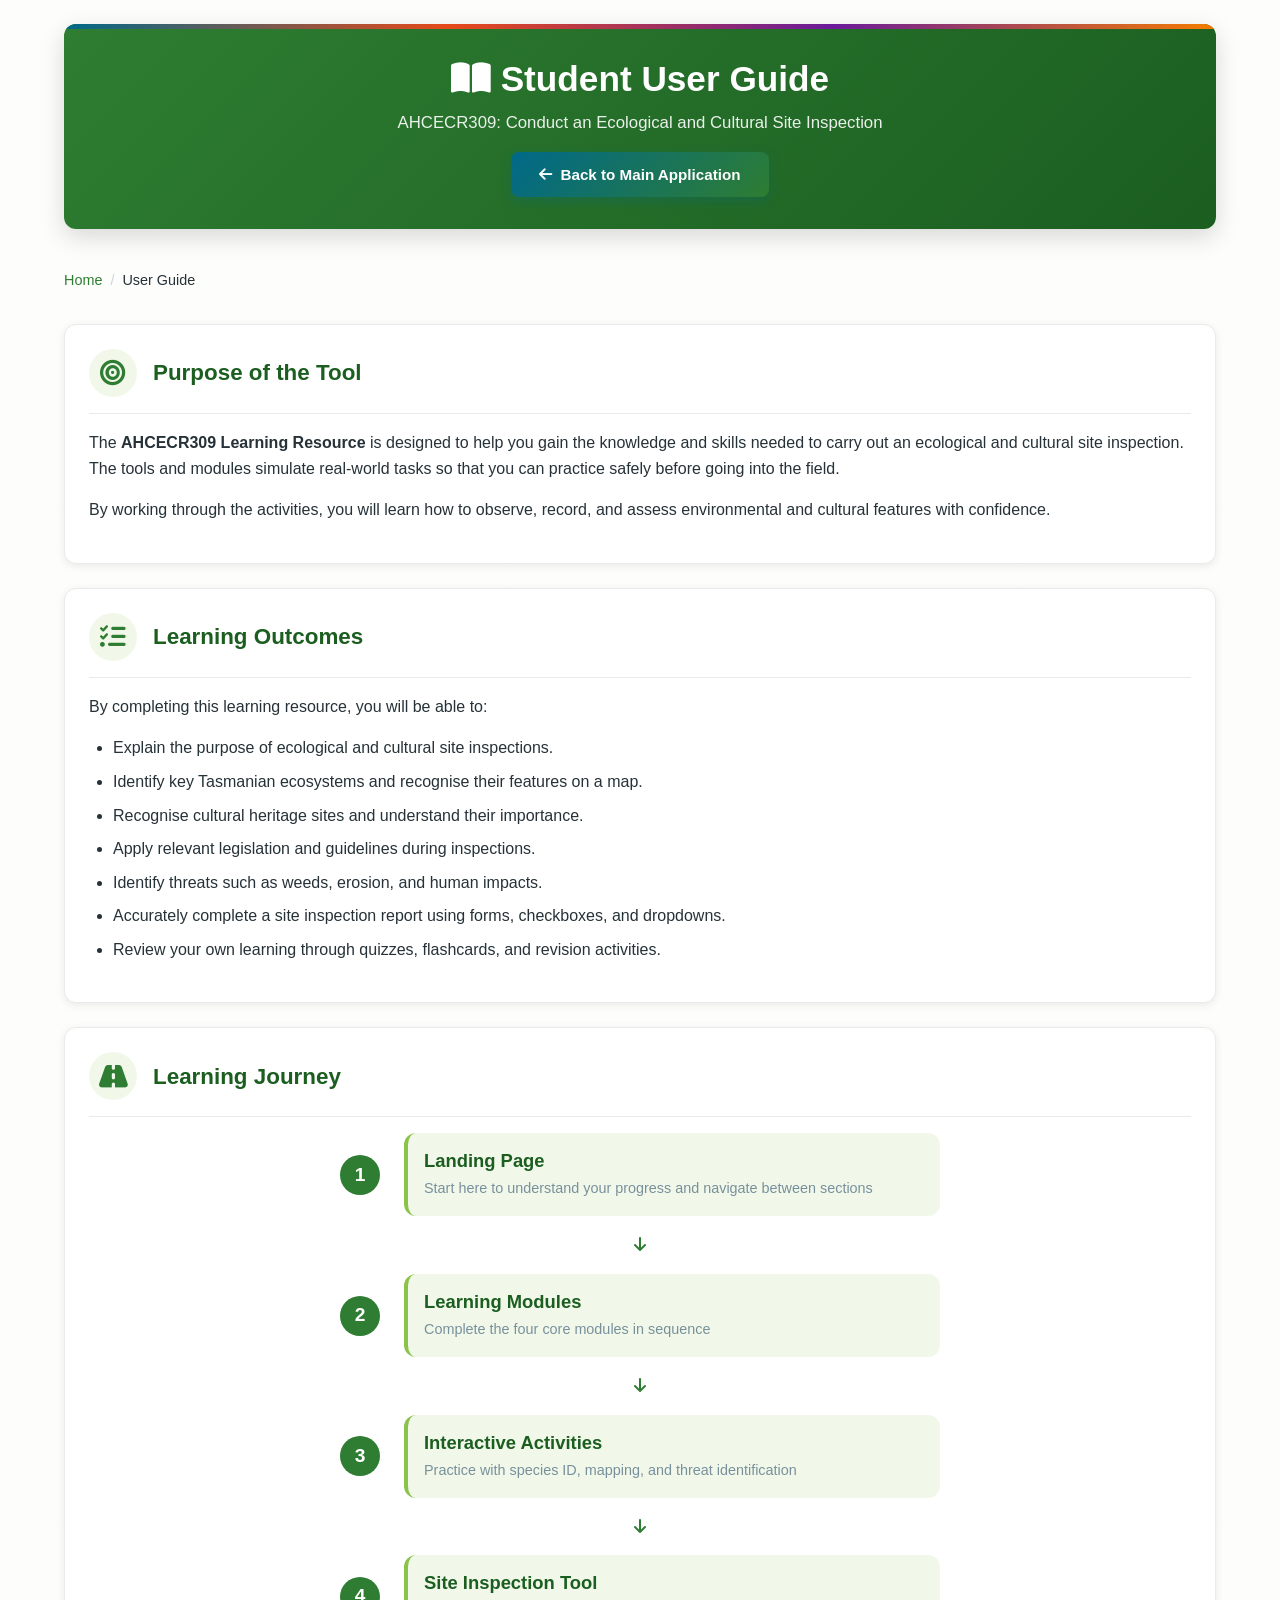
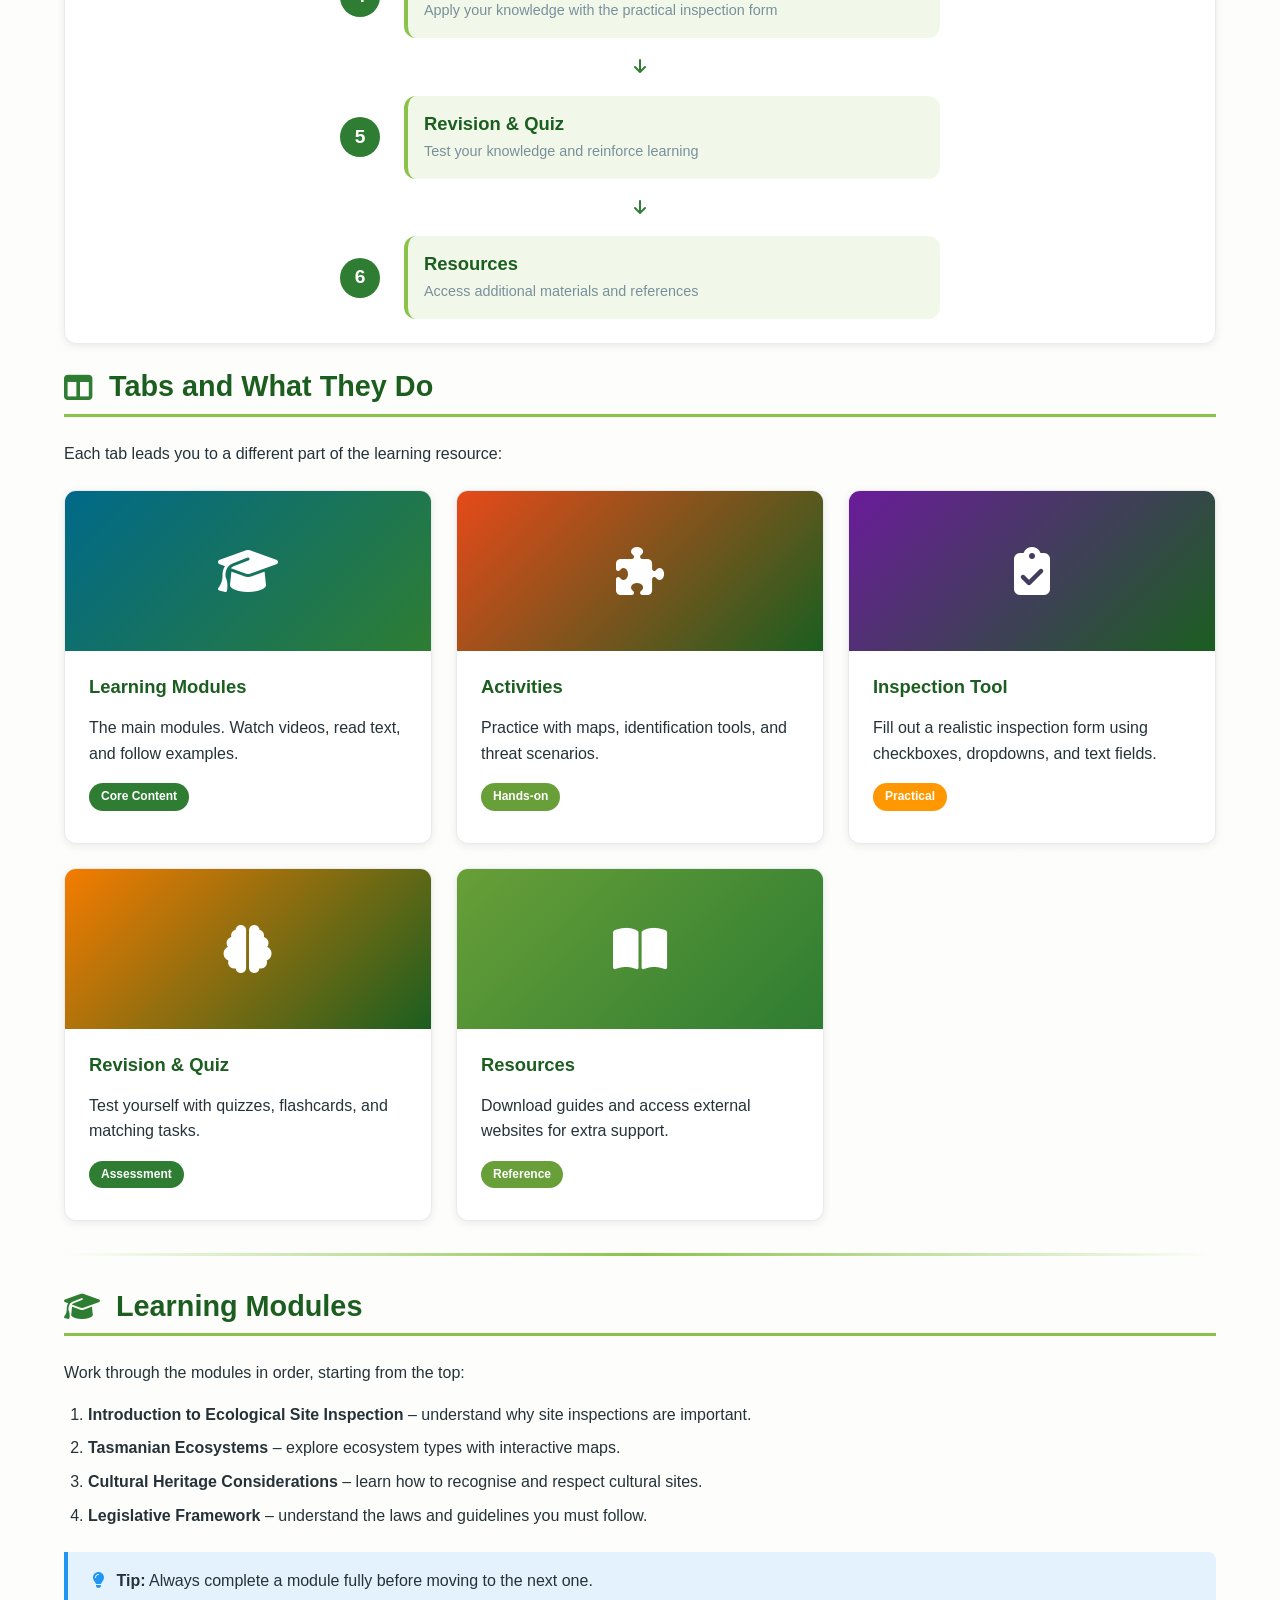
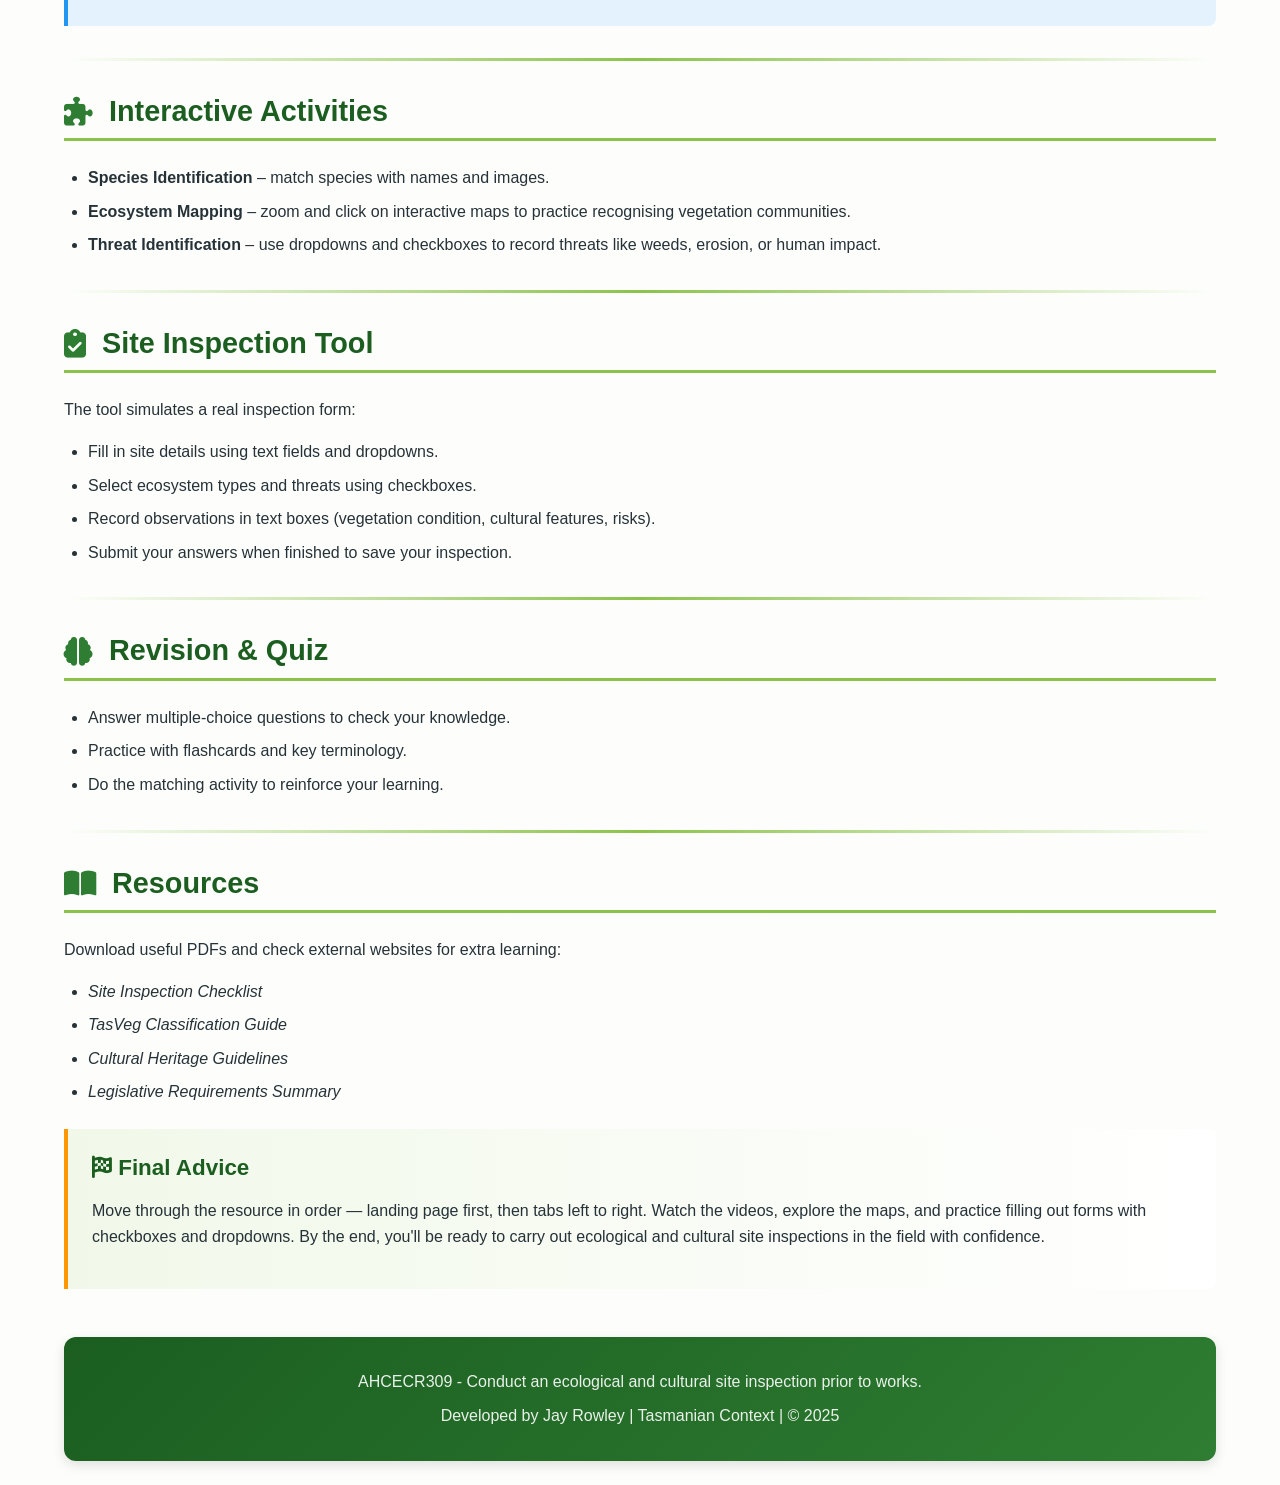
<file: UserGuide.html>
<!DOCTYPE html>
<html lang="en">
<head>
    <meta charset="UTF-8">
    <meta name="viewport" content="width=device-width, initial-scale=1.0">
    <title>User Guide – AHCECR309 Learning Resource</title>
    <link rel="stylesheet" href="https://cdnjs.cloudflare.com/ajax/libs/font-awesome/6.4.0/css/all.min.css">
    <link rel="stylesheet" href="css/style.css">
</head>
<body>
    <div class="container">
        <!-- Header -->
<header>
    <h1><i class="fas fa-book-open" aria-hidden="true"></i> Student User Guide</h1>
    <p>AHCECR309: Conduct an Ecological and Cultural Site Inspection</p>
    <div style="margin-top: 15px;">
        <a href="index.html" class="btn" style="background: linear-gradient(135deg, var(--module1-color), var(--primary)); padding: 12px 28px; font-weight: 600; box-shadow: 0 4px 12px rgba(0, 105, 137, 0.3);">
            <i class="fas fa-arrow-left" aria-hidden="true"></i> Back to Main Application
        </a>
    </div>
</header>

<!-- Breadcrumb -->
<nav class="breadcrumb" aria-label="Breadcrumb">
    <a href="index.html">Home</a>
    <span class="separator">/</span>
    <span class="current">User Guide</span>
</nav>
        <!-- Purpose -->
        <div class="card">
            <div class="card-header">
                <i class="fas fa-bullseye" aria-hidden="true"></i>
                <h3>Purpose of the Tool</h3>
            </div>
            <p>The <strong>AHCECR309 Learning Resource</strong> is designed to help you gain the knowledge and skills needed to carry out an ecological and cultural site inspection. The tools and modules simulate real-world tasks so that you can practice safely before going into the field.</p>
            <p>By working through the activities, you will learn how to observe, record, and assess environmental and cultural features with confidence.</p>
        </div>

        <!-- Learning Outcomes -->
        <div class="card">
            <div class="card-header">
                <i class="fas fa-tasks" aria-hidden="true"></i>
                <h3>Learning Outcomes</h3>
            </div>
            <p>By completing this learning resource, you will be able to:</p>
            <ul>
                <li>Explain the purpose of ecological and cultural site inspections.</li>
                <li>Identify key Tasmanian ecosystems and recognise their features on a map.</li>
                <li>Recognise cultural heritage sites and understand their importance.</li>
                <li>Apply relevant legislation and guidelines during inspections.</li>
                <li>Identify threats such as weeds, erosion, and human impacts.</li>
                <li>Accurately complete a site inspection report using forms, checkboxes, and dropdowns.</li>
                <li>Review your own learning through quizzes, flashcards, and revision activities.</li>
            </ul>
        </div>

        <!-- Learning Journey -->
        <div class="card">
            <div class="card-header">
                <i class="fas fa-road" aria-hidden="true"></i>
                <h3>Learning Journey</h3>
            </div>

            <div class="learning-flow" style="display: flex; flex-direction: column; align-items: center; gap: var(--spacing-md);">
                <div class="flow-step" style="display: flex; align-items: center; gap: var(--spacing-lg); width: 100%; max-width: 600px;">
                    <div style="background: var(--primary); color: white; width: 40px; height: 40px; border-radius: 50%; display: flex; align-items: center; justify-content: center; font-weight: bold; font-size: 1.2rem; flex-shrink: 0;">1</div>
                    <div style="background: var(--light); padding: var(--spacing-md); border-radius: var(--radius); border-left: 4px solid var(--accent); flex: 1;">
                        <h4 style="margin: 0 0 4px 0;">Landing Page</h4>
                        <p style="margin: 0; color: var(--text-light); font-size: 0.9rem;">Start here to understand your progress and navigate between sections</p>
                    </div>
                </div>

                <div style="color: var(--primary);"><i class="fas fa-arrow-down" aria-hidden="true"></i></div>

                <div class="flow-step" style="display: flex; align-items: center; gap: var(--spacing-lg); width: 100%; max-width: 600px;">
                    <div style="background: var(--primary); color: white; width: 40px; height: 40px; border-radius: 50%; display: flex; align-items: center; justify-content: center; font-weight: bold; font-size: 1.2rem; flex-shrink: 0;">2</div>
                    <div style="background: var(--light); padding: var(--spacing-md); border-radius: var(--radius); border-left: 4px solid var(--accent); flex: 1;">
                        <h4 style="margin: 0 0 4px 0;">Learning Modules</h4>
                        <p style="margin: 0; color: var(--text-light); font-size: 0.9rem;">Complete the four core modules in sequence</p>
                    </div>
                </div>

                <div style="color: var(--primary);"><i class="fas fa-arrow-down" aria-hidden="true"></i></div>

                <div class="flow-step" style="display: flex; align-items: center; gap: var(--spacing-lg); width: 100%; max-width: 600px;">
                    <div style="background: var(--primary); color: white; width: 40px; height: 40px; border-radius: 50%; display: flex; align-items: center; justify-content: center; font-weight: bold; font-size: 1.2rem; flex-shrink: 0;">3</div>
                    <div style="background: var(--light); padding: var(--spacing-md); border-radius: var(--radius); border-left: 4px solid var(--accent); flex: 1;">
                        <h4 style="margin: 0 0 4px 0;">Interactive Activities</h4>
                        <p style="margin: 0; color: var(--text-light); font-size: 0.9rem;">Practice with species ID, mapping, and threat identification</p>
                    </div>
                </div>

                <div style="color: var(--primary);"><i class="fas fa-arrow-down" aria-hidden="true"></i></div>

                <div class="flow-step" style="display: flex; align-items: center; gap: var(--spacing-lg); width: 100%; max-width: 600px;">
                    <div style="background: var(--primary); color: white; width: 40px; height: 40px; border-radius: 50%; display: flex; align-items: center; justify-content: center; font-weight: bold; font-size: 1.2rem; flex-shrink: 0;">4</div>
                    <div style="background: var(--light); padding: var(--spacing-md); border-radius: var(--radius); border-left: 4px solid var(--accent); flex: 1;">
                        <h4 style="margin: 0 0 4px 0;">Site Inspection Tool</h4>
                        <p style="margin: 0; color: var(--text-light); font-size: 0.9rem;">Apply your knowledge with the practical inspection form</p>
                    </div>
                </div>

                <div style="color: var(--primary);"><i class="fas fa-arrow-down" aria-hidden="true"></i></div>

                <div class="flow-step" style="display: flex; align-items: center; gap: var(--spacing-lg); width: 100%; max-width: 600px;">
                    <div style="background: var(--primary); color: white; width: 40px; height: 40px; border-radius: 50%; display: flex; align-items: center; justify-content: center; font-weight: bold; font-size: 1.2rem; flex-shrink: 0;">5</div>
                    <div style="background: var(--light); padding: var(--spacing-md); border-radius: var(--radius); border-left: 4px solid var(--accent); flex: 1;">
                        <h4 style="margin: 0 0 4px 0;">Revision & Quiz</h4>
                        <p style="margin: 0; color: var(--text-light); font-size: 0.9rem;">Test your knowledge and reinforce learning</p>
                    </div>
                </div>

                <div style="color: var(--primary);"><i class="fas fa-arrow-down" aria-hidden="true"></i></div>

                <div class="flow-step" style="display: flex; align-items: center; gap: var(--spacing-lg); width: 100%; max-width: 600px;">
                    <div style="background: var(--primary); color: white; width: 40px; height: 40px; border-radius: 50%; display: flex; align-items: center; justify-content: center; font-weight: bold; font-size: 1.2rem; flex-shrink: 0;">6</div>
                    <div style="background: var(--light); padding: var(--spacing-md); border-radius: var(--radius); border-left: 4px solid var(--accent); flex: 1;">
                        <h4 style="margin: 0 0 4px 0;">Resources</h4>
                        <p style="margin: 0; color: var(--text-light); font-size: 0.9rem;">Access additional materials and references</p>
                    </div>
                </div>
            </div>
        </div>

        <!-- Tab Guide -->
        <h2><i class="fas fa-columns" aria-hidden="true"></i> Tabs and What They Do</h2>
        <p>Each tab leads you to a different part of the learning resource:</p>

        <div class="module-grid">
            <div class="module-card">
                <div class="module-img" style="background: linear-gradient(135deg, var(--module1-color), var(--primary));">
                    <i class="fas fa-graduation-cap" style="font-size: 3rem; color: white;"></i>
                </div>
                <div class="module-content">
                    <h4>Learning Modules</h4>
                    <p>The main modules. Watch videos, read text, and follow examples.</p>
                    <span class="badge badge-primary">Core Content</span>
                </div>
            </div>

            <div class="module-card">
                <div class="module-img" style="background: linear-gradient(135deg, var(--module2-color), var(--primary-dark));">
                    <i class="fas fa-puzzle-piece" style="font-size: 3rem; color: white;"></i>
                </div>
                <div class="module-content">
                    <h4>Activities</h4>
                    <p>Practice with maps, identification tools, and threat scenarios.</p>
                    <span class="badge badge-secondary">Hands-on</span>
                </div>
            </div>

            <div class="module-card">
                <div class="module-img" style="background: linear-gradient(135deg, var(--module3-color), var(--primary-dark));">
                    <i class="fas fa-clipboard-check" style="font-size: 3rem; color: white;"></i>
                </div>
                <div class="module-content">
                    <h4>Inspection Tool</h4>
                    <p>Fill out a realistic inspection form using checkboxes, dropdowns, and text fields.</p>
                    <span class="badge badge-warning">Practical</span>
                </div>
            </div>

            <div class="module-card">
                <div class="module-img" style="background: linear-gradient(135deg, var(--module4-color), var(--primary-dark));">
                    <i class="fas fa-brain" style="font-size: 3rem; color: white;"></i>
                </div>
                <div class="module-content">
                    <h4>Revision & Quiz</h4>
                    <p>Test yourself with quizzes, flashcards, and matching tasks.</p>
                    <span class="badge badge-primary">Assessment</span>
                </div>
            </div>

            <div class="module-card">
                <div class="module-img" style="background: linear-gradient(135deg, var(--secondary), var(--primary));">
                    <i class="fas fa-book-open" style="font-size: 3rem; color: white;"></i>
                </div>
                <div class="module-content">
                    <h4>Resources</h4>
                    <p>Download guides and access external websites for extra support.</p>
                    <span class="badge badge-secondary">Reference</span>
                </div>
            </div>
        </div>

        <hr class="visual-divider" aria-hidden="true">

        <!-- Module Details -->
        <h2><i class="fas fa-graduation-cap" aria-hidden="true"></i> Learning Modules</h2>
        <p>Work through the modules in order, starting from the top:</p>
        <ol>
            <li><strong>Introduction to Ecological Site Inspection</strong> – understand why site inspections are important.</li>
            <li><strong>Tasmanian Ecosystems</strong> – explore ecosystem types with interactive maps.</li>
            <li><strong>Cultural Heritage Considerations</strong> – learn how to recognise and respect cultural sites.</li>
            <li><strong>Legislative Framework</strong> – understand the laws and guidelines you must follow.</li>
        </ol>

        <div class="tip-box" role="complementary" aria-label="Learning tip">
            <p><i class="fas fa-lightbulb" aria-hidden="true"></i> <strong>Tip:</strong> Always complete a module fully before moving to the next one.</p>
        </div>

        <hr class="visual-divider" aria-hidden="true">

        <!-- Interactive Activities -->
        <h2><i class="fas fa-puzzle-piece" aria-hidden="true"></i> Interactive Activities</h2>
        <ul>
            <li><strong>Species Identification</strong> – match species with names and images.</li>
            <li><strong>Ecosystem Mapping</strong> – zoom and click on interactive maps to practice recognising vegetation communities.</li>
            <li><strong>Threat Identification</strong> – use dropdowns and checkboxes to record threats like weeds, erosion, or human impact.</li>
        </ul>

        <hr class="visual-divider" aria-hidden="true">

        <!-- Inspection Tool -->
        <h2><i class="fas fa-clipboard-check" aria-hidden="true"></i> Site Inspection Tool</h2>
        <p>The tool simulates a real inspection form:</p>
        <ul>
            <li>Fill in site details using text fields and dropdowns.</li>
            <li>Select ecosystem types and threats using checkboxes.</li>
            <li>Record observations in text boxes (vegetation condition, cultural features, risks).</li>
            <li>Submit your answers when finished to save your inspection.</li>
        </ul>

        <hr class="visual-divider" aria-hidden="true">

        <!-- Revision -->
        <h2><i class="fas fa-brain" aria-hidden="true"></i> Revision & Quiz</h2>
        <ul>
            <li>Answer multiple-choice questions to check your knowledge.</li>
            <li>Practice with flashcards and key terminology.</li>
            <li>Do the matching activity to reinforce your learning.</li>
        </ul>

        <hr class="visual-divider" aria-hidden="true">

        <!-- Resources -->
        <h2><i class="fas fa-book-open" aria-hidden="true"></i> Resources</h2>
        <p>Download useful PDFs and check external websites for extra learning:</p>
        <ul>
            <li><em>Site Inspection Checklist</em></li>
            <li><em>TasVeg Classification Guide</em></li>
            <li><em>Cultural Heritage Guidelines</em></li>
            <li><em>Legislative Requirements Summary</em></li>
        </ul>

        <div class="highlight-box" role="complementary" aria-label="Final advice">
            <h3><i class="fas fa-flag-checkered" aria-hidden="true"></i> Final Advice</h3>
            <p>Move through the resource in order — landing page first, then tabs left to right. Watch the videos, explore the maps, and practice filling out forms with checkboxes and dropdowns. By the end, you'll be ready to carry out ecological and cultural site inspections in the field with confidence.</p>
        </div>

        <!-- Footer -->
        <footer role="contentinfo">
            <p>AHCECR309 - Conduct an ecological and cultural site inspection prior to works.</p>
            <p>Developed by Jay Rowley | Tasmanian Context | © 2025</p>
        </footer>
    </div>

    <script src="js/app.js"></script>
</body>
</html>
</file>
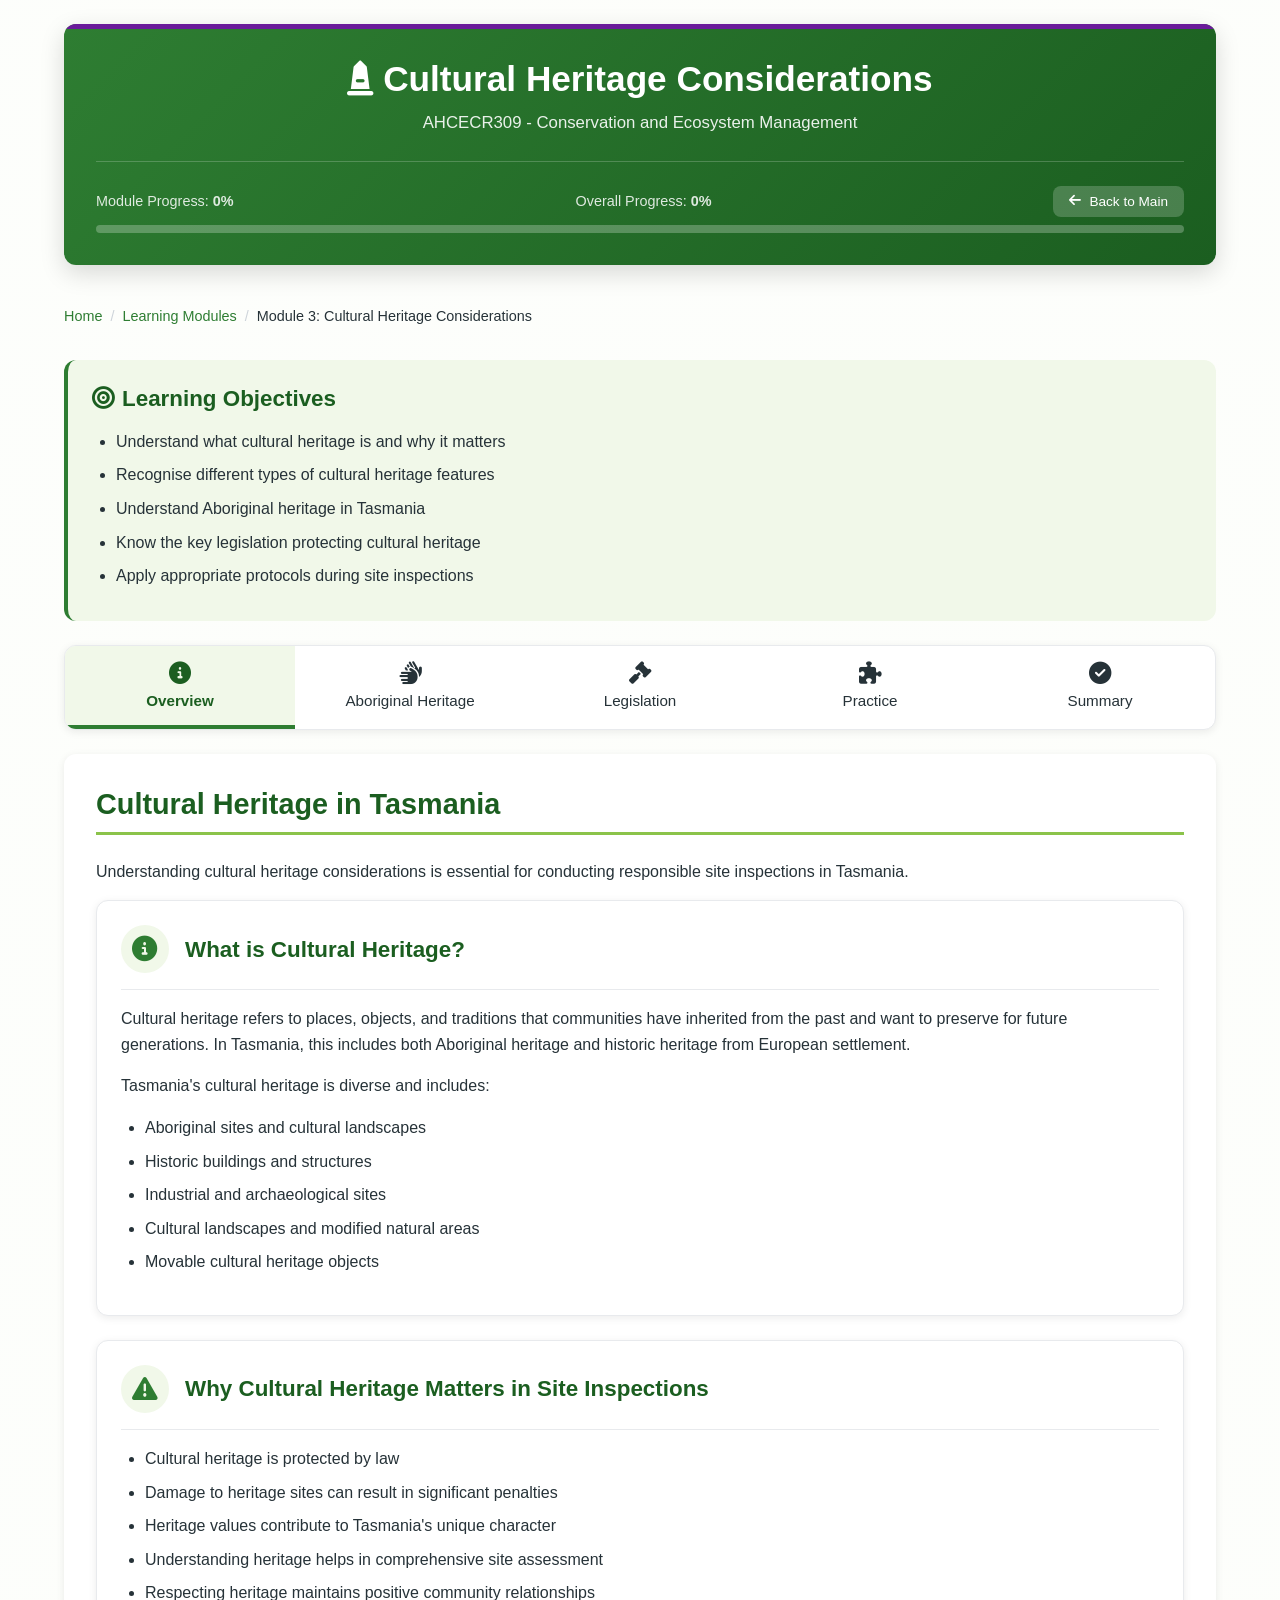
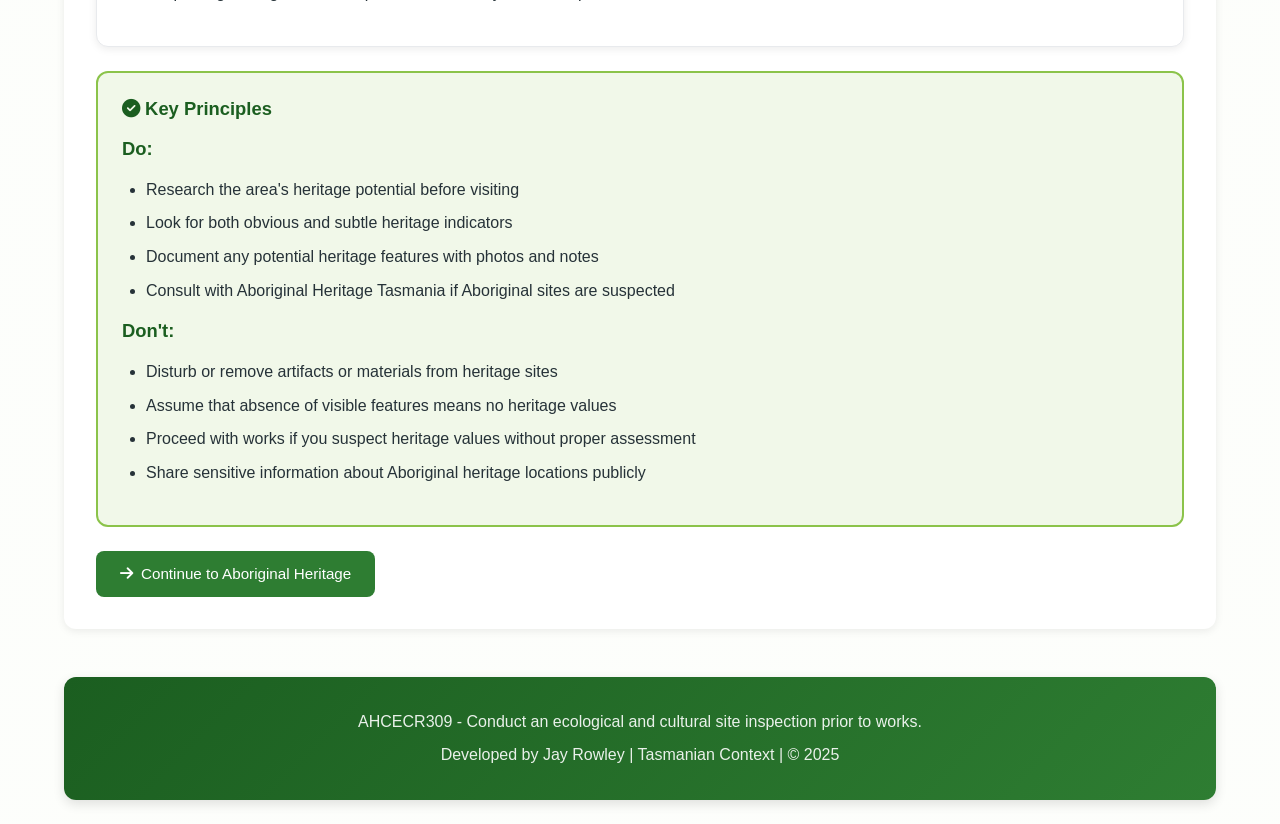
<file: modules/module3.html>
<!DOCTYPE html>
<html lang="en">
<head>
    <meta charset="UTF-8">
    <meta name="viewport" content="width=device-width, initial-scale=1.0">
    <title>Module 3 - Cultural Heritage Considerations</title>
    <link rel="stylesheet" href="https://cdnjs.cloudflare.com/ajax/libs/font-awesome/6.4.0/css/all.min.css">
    <link rel="stylesheet" href="../css/style.css">
</head>
<body data-module="module3">
    <div class="container">
        <!-- Header -->
        <header class="module3">
            <h1><i class="fas fa-monument" aria-hidden="true"></i> Cultural Heritage Considerations</h1>
            <p>AHCECR309 - Conservation and Ecosystem Management</p>

            <div class="header-progress">
                <div class="progress-info">
                    <span>Module Progress: <strong id="module-progress-text">0%</strong></span>
                    <span>Overall Progress: <strong id="overall-progress-text">0%</strong></span>
                    <a href="../index.html" class="btn btn-sm" style="background: rgba(255,255,255,0.2); padding: 6px 16px;">
                        <i class="fas fa-arrow-left" aria-hidden="true"></i> Back to Main
                    </a>
                </div>
                <div class="progress-bar" role="progressbar" aria-valuenow="0" aria-valuemin="0" aria-valuemax="100">
                    <div class="progress" id="module-progress-bar" style="width: 0%"></div>
                </div>
            </div>
        </header>

        <!-- Breadcrumb -->
        <nav class="breadcrumb" aria-label="Breadcrumb">
            <a href="../index.html">Home</a>
            <span class="separator">/</span>
            <a href="../index.html#learning">Learning Modules</a>
            <span class="separator">/</span>
            <span class="current">Module 3: Cultural Heritage Considerations</span>
        </nav>

        <!-- Module Content -->
        <div class="learning-objectives">
            <h3><i class="fas fa-bullseye" aria-hidden="true"></i> Learning Objectives</h3>
            <ul>
                <li>Understand what cultural heritage is and why it matters</li>
                <li>Recognise different types of cultural heritage features</li>
                <li>Understand Aboriginal heritage in Tasmania</li>
                <li>Know the key legislation protecting cultural heritage</li>
                <li>Apply appropriate protocols during site inspections</li>
            </ul>
        </div>

        <!-- Content tabs -->
        <nav class="nav-tabs" role="tablist" style="margin-bottom: var(--spacing-lg);">
            <button class="nav-tab active" role="tab" aria-selected="true" aria-controls="overview" data-target="overview" tabindex="0">
                <i class="fas fa-info-circle" aria-hidden="true"></i>
                <span>Overview</span>
            </button>
            <button class="nav-tab" role="tab" aria-selected="false" aria-controls="aboriginal" data-target="aboriginal" tabindex="0">
                <i class="fas fa-hands" aria-hidden="true"></i>
                <span>Aboriginal Heritage</span>
            </button>
            <button class="nav-tab" role="tab" aria-selected="false" aria-controls="legislation" data-target="legislation" tabindex="0">
                <i class="fas fa-gavel" aria-hidden="true"></i>
                <span>Legislation</span>
            </button>
            <button class="nav-tab" role="tab" aria-selected="false" aria-controls="practice" data-target="practice" tabindex="0">
                <i class="fas fa-puzzle-piece" aria-hidden="true"></i>
                <span>Practice</span>
            </button>
            <button class="nav-tab" role="tab" aria-selected="false" aria-controls="summary" data-target="summary" tabindex="0">
                <i class="fas fa-check-circle" aria-hidden="true"></i>
                <span>Summary</span>
            </button>
        </nav>

        <!-- Overview -->
        <section id="overview" class="content-section active" role="tabpanel">
            <h2>Cultural Heritage in Tasmania</h2>
            <p>Understanding cultural heritage considerations is essential for conducting responsible site inspections in Tasmania.</p>

            <div class="card">
                <div class="card-header">
                    <i class="fas fa-info-circle" aria-hidden="true"></i>
                    <h3>What is Cultural Heritage?</h3>
                </div>
                <p>Cultural heritage refers to places, objects, and traditions that communities have inherited from the past and want to preserve for future generations. In Tasmania, this includes both Aboriginal heritage and historic heritage from European settlement.</p>

                <p>Tasmania's cultural heritage is diverse and includes:</p>
                <ul>
                    <li>Aboriginal sites and cultural landscapes</li>
                    <li>Historic buildings and structures</li>
                    <li>Industrial and archaeological sites</li>
                    <li>Cultural landscapes and modified natural areas</li>
                    <li>Movable cultural heritage objects</li>
                </ul>
            </div>

            <div class="card">
                <div class="card-header">
                    <i class="fas fa-exclamation-triangle" aria-hidden="true"></i>
                    <h3>Why Cultural Heritage Matters in Site Inspections</h3>
                </div>
                <ul>
                    <li>Cultural heritage is protected by law</li>
                    <li>Damage to heritage sites can result in significant penalties</li>
                    <li>Heritage values contribute to Tasmania's unique character</li>
                    <li>Understanding heritage helps in comprehensive site assessment</li>
                    <li>Respecting heritage maintains positive community relationships</li>
                </ul>
            </div>

            <div class="interactive-box">
                <h4><i class="fas fa-check-circle" aria-hidden="true"></i> Key Principles</h4>
                <h4>Do:</h4>
                <ul>
                    <li>Research the area's heritage potential before visiting</li>
                    <li>Look for both obvious and subtle heritage indicators</li>
                    <li>Document any potential heritage features with photos and notes</li>
                    <li>Consult with Aboriginal Heritage Tasmania if Aboriginal sites are suspected</li>
                </ul>
                <h4 style="margin-top: var(--spacing-md);">Don't:</h4>
                <ul>
                    <li>Disturb or remove artifacts or materials from heritage sites</li>
                    <li>Assume that absence of visible features means no heritage values</li>
                    <li>Proceed with works if you suspect heritage values without proper assessment</li>
                    <li>Share sensitive information about Aboriginal heritage locations publicly</li>
                </ul>
            </div>

            <button class="btn" onclick="switchTab('aboriginal')"><i class="fas fa-arrow-right" aria-hidden="true"></i> Continue to Aboriginal Heritage</button>
        </section>

        <!-- Aboriginal Heritage -->
        <section id="aboriginal" class="content-section" role="tabpanel" hidden>
            <h2>Aboriginal Heritage Recognition</h2>
            <p>Understanding and respecting Aboriginal heritage is a critical component of site inspections in Tasmania.</p>

            <div class="card">
                <div class="card-header">
                    <i class="fas fa-history" aria-hidden="true"></i>
                    <h3>Tasmanian Aboriginal Heritage</h3>
                </div>
                <p>Tasmanian Aboriginal heritage represents one of the oldest continuous cultures in the world, dating back over 40,000 years.</p>

                <p>Key aspects include:</p>
                <ul>
                    <li>Cultural landscapes reflecting deep spiritual connections to Country</li>
                    <li>Archaeological sites documenting thousands of years of occupation</li>
                    <li>Scarred trees marking cultural activities and resource use</li>
                    <li>Shell middens demonstrating coastal resource use</li>
                    <li>Rock art sites containing important cultural knowledge</li>
                </ul>
            </div>

            <div class="card">
                <div class="card-header">
                    <i class="fas fa-hands-helping" aria-hidden="true"></i>
                    <h3>Working with Aboriginal Communities</h3>
                </div>
                <p>When Aboriginal heritage is identified or suspected during site inspections:</p>
                <ol>
                    <li><strong>Cease activity</strong> that may impact potential heritage values</li>
                    <li><strong>Contact Aboriginal Heritage Tasmania</strong> for guidance</li>
                    <li><strong>Follow established protocols</strong> for community consultation</li>
                    <li><strong>Respect cultural authority</strong> and decision-making processes</li>
                    <li><strong>Implement recommendations</strong> from Aboriginal heritage officers</li>
                </ol>
            </div>

            <div class="scenario-box">
                <h4><i class="fas fa-lightbulb" aria-hidden="true"></i> Cultural Sensitivity Note:</h4>
                <p>Some Aboriginal heritage sites contain sensitive cultural information. It's important to follow appropriate protocols for documentation and information sharing, consulting with Aboriginal Heritage Tasmania and relevant Aboriginal communities.</p>
            </div>

            <button class="btn" onclick="switchTab('legislation')"><i class="fas fa-arrow-right" aria-hidden="true"></i> Continue to Legislation</button>
        </section>

        <!-- Legislation -->
        <section id="legislation" class="content-section" role="tabpanel" hidden>
            <h2>Legislative Requirements</h2>
            <p>Understanding the legal framework for cultural heritage protection in Tasmania is essential for compliance during site inspections.</p>

            <div class="card">
                <div class="card-header">
                    <i class="fas fa-balance-scale" aria-hidden="true"></i>
                    <h3>Key Legislation</h3>
                </div>

                <div class="interactive-box">
                    <h4><i class="fas fa-book" aria-hidden="true"></i> Aboriginal Heritage Act 1975</h4>
                    <p>The primary legislation protecting Aboriginal heritage in Tasmania. It:</p>
                    <ul>
                        <li>Provides for the recognition and protection of Aboriginal sites</li>
                        <li>Establishes the Aboriginal Heritage Council</li>
                        <li>Requires permits for works that may affect Aboriginal heritage</li>
                        <li>Creates offenses for damaging Aboriginal heritage</li>
                    </ul>
                </div>

                <div class="interactive-box">
                    <h4><i class="fas fa-book" aria-hidden="true"></i> Historic Cultural Heritage Act 1995</h4>
                    <p>Protects historic heritage in Tasmania. It:</p>
                    <ul>
                        <li>Establishes the Tasmanian Heritage Council</li>
                        <li>Provides for the Tasmanian Heritage Register</li>
                        <li>Requires works approval for registered places</li>
                        <li>Includes provisions for archaeological sites</li>
                    </ul>
                    <p><strong>Note:</strong> 2024 amendments effective from 1 January 2025 strengthen protection and ease regulatory engagement.</p>
                </div>

                <div class="highlight-box">
                    <h4><i class="fas fa-clock" aria-hidden="true"></i> Upcoming Changes</h4>
                    <p>A new <strong>Aboriginal Cultural Heritage Protection Act</strong> is anticipated following the 2021 review. The exposure draft was expected in 2023-2024. Check <a href="https://www.aboriginalheritage.tas.gov.au/" target="_blank">Aboriginal Heritage Tasmania</a> for the latest updates.</p>
                </div>
            </div>

            <div class="card">
                <div class="card-header">
                    <i class="fas fa-exclamation-triangle" aria-hidden="true"></i>
                    <h3>Penalties for Non-Compliance</h3>
                </div>
                <p>Serious penalties apply for damaging cultural heritage, including:</p>
                <ul>
                    <li>Fines up to $1.5 million for corporations</li>
                    <li>Fines up to $300,000 for individuals</li>
                    <li>Imprisonment in serious cases</li>
                    <li>Restoration orders requiring remediation</li>
                </ul>
            </div>

            <button class="btn" onclick="switchTab('practice')"><i class="fas fa-arrow-right" aria-hidden="true"></i> Continue to Practice</button>
        </section>

        <!-- Practice -->
        <section id="practice" class="content-section" role="tabpanel" hidden>
            <h2>Practice Scenarios</h2>
            <p>Test your knowledge with these interactive scenarios based on real-world situations.</p>

            <div class="card">
                <div class="card-header">
                    <i class="fas fa-tree" aria-hidden="true"></i>
                    <h3>Scenario 1: Coastal Development Inspection</h3>
                </div>

                <div class="scenario-box">
                    <p><strong>Situation:</strong> You're inspecting a coastal site proposed for a walking track development. While assessing the route, you notice an area with scattered shell fragments and dark soil. In one section, you observe what appears to be a concentration of shells and some stone fragments that look worked.</p>

                    <h4>What should you do?</h4>
                    <div class="form-group">
                        <select id="scenario1-select">
                            <option value="">Select your response...</option>
                            <option value="continue">Continue with the inspection and note it in your report</option>
                            <option value="collect">Collect a sample for further analysis</option>
                            <option value="stop">Stop work in that area and contact Aboriginal Heritage Tasmania</option>
                            <option value="mark">Mark the area and proceed with the rest of the inspection</option>
                        </select>
                    </div>

                    <button class="btn" id="check-scenario1"><i class="fas fa-check" aria-hidden="true"></i> Check Response</button>
                    <div class="feedback" id="scenario1-feedback" role="alert"></div>
                </div>
            </div>

            <div class="card">
                <div class="card-header">
                    <i class="fas fa-industry" aria-hidden="true"></i>
                    <h3>Scenario 2: Historic Site Assessment</h3>
                </div>

                <div class="scenario-box">
                    <p><strong>Situation:</strong> You're assessing a site for a proposed vegetation management program. The area contains what appears to be the remains of an early 20th-century mining operation, including several stone foundations, metal fragments, and what might be a tailings dump. The site isn't listed on the Heritage Register.</p>

                    <h4>How should you proceed?</h4>
                    <div class="form-group">
                        <select id="scenario2-select">
                            <option value="">Select your response...</option>
                            <option value="proceed">Proceed with the vegetation management as planned</option>
                            <option value="assess">Conduct a preliminary archaeological assessment</option>
                            <option value="contact">Contact the Tasmanian Heritage Council for advice</option>
                            <option value="avoid">Avoid the obvious features but work in other areas</option>
                        </select>
                    </div>

                    <button class="btn" id="check-scenario2"><i class="fas fa-check" aria-hidden="true"></i> Check Response</button>
                    <div class="feedback" id="scenario2-feedback" role="alert"></div>
                </div>
            </div>

            <button class="btn" onclick="switchTab('summary')"><i class="fas fa-arrow-right" aria-hidden="true"></i> Continue to Summary</button>
        </section>

        <!-- Summary -->
        <section id="summary" class="content-section" role="tabpanel" hidden>
            <h2>Module Summary</h2>

            <div class="summary-box">
                <h3><i class="fas fa-key" aria-hidden="true"></i> Key Takeaways</h3>
                <ul>
                    <li>Cultural heritage includes Aboriginal and historic sites, objects, and traditions</li>
                    <li>Aboriginal heritage is protected under the Aboriginal Heritage Act 1975</li>
                    <li>Historic heritage is protected under the Historic Cultural Heritage Act 1995</li>
                    <li>Always cease works if potential heritage is discovered</li>
                    <li>Consult with relevant authorities before proceeding</li>
                    <li>Document heritage features carefully without disturbing them</li>
                </ul>
            </div>

            <div class="card" style="text-align: center;">
                <h3>Module Completion</h3>
                <p>Congratulations on completing Module 3!</p>
                <button class="btn" id="complete-module"><i class="fas fa-award" aria-hidden="true"></i> Mark Module Complete</button>
                <div class="feedback" id="complete-feedback" role="alert"></div>
                <div style="margin-top: var(--spacing-md);">
                    <a href="module4.html" class="btn"><i class="fas fa-arrow-right" aria-hidden="true"></i> Next Module: Legislative Framework</a>
                </div>
            </div>
        </section>

        <!-- Footer -->
        <footer role="contentinfo">
            <p>AHCECR309 - Conduct an ecological and cultural site inspection prior to works.</p>
            <p>Developed by Jay Rowley | Tasmanian Context | © 2025</p>
        </footer>
    </div>

    <script src="../js/app.js"></script>
    <script>
        // Scenario 1
        document.getElementById('check-scenario1')?.addEventListener('click', () => {
            const select = document.getElementById('scenario1-select');
            const feedback = document.getElementById('scenario1-feedback');

            if (!select.value) {
                showFeedback(feedback, 'Please select a response.', 'incorrect');
                return;
            }

            if (select.value === 'stop') {
                const completed = completeActivity('scenario1', 'module3', 5);
                showFeedback(feedback, 'Correct! This appears to be a potential shell midden. You must stop work and contact Aboriginal Heritage Tasmania immediately. ' + (completed ? 'Progress updated!' : ''), 'correct');
            } else {
                showFeedback(feedback, 'Incorrect. This appears to be a potential shell midden, which is Aboriginal heritage. The correct response is to stop work and contact Aboriginal Heritage Tasmania immediately.', 'incorrect');
            }
        });

        // Scenario 2
        document.getElementById('check-scenario2')?.addEventListener('click', () => {
            const select = document.getElementById('scenario2-select');
            const feedback = document.getElementById('scenario2-feedback');

            if (!select.value) {
                showFeedback(feedback, 'Please select a response.', 'incorrect');
                return;
            }

            if (select.value === 'contact') {
                const completed = completeActivity('scenario2', 'module3', 5);
                showFeedback(feedback, 'Correct! Even if not listed, these features may have heritage significance. Contacting the Tasmanian Heritage Council for advice is the appropriate response. ' + (completed ? 'Progress updated!' : ''), 'correct');
            } else {
                showFeedback(feedback, 'Incorrect. Even if not listed, these features may have heritage significance. The correct response is to contact the Tasmanian Heritage Council for advice.', 'incorrect');
            }
        });

// Complete Module - FIXED
document.getElementById('complete-module')?.addEventListener('click', () => {
    const feedback = document.getElementById('complete-feedback');
    setModuleProgress('module3', 100);  // ← Changed from 'moduleX' to 'module3'
    
    // Add animation to the completion card
    const completionCard = document.querySelector('.card:last-child');
    if (completionCard) {
        completionCard.classList.add('module-complete');
        setTimeout(() => {
            completionCard.classList.remove('module-complete');
        }, 1000);
    }
    
    showFeedback(feedback, '🎉 Module 3 Complete!', 'correct');
    document.getElementById('complete-module').disabled = true;
});

        updateAllProgressBars();
    </script>
</body>
</html>
</file>
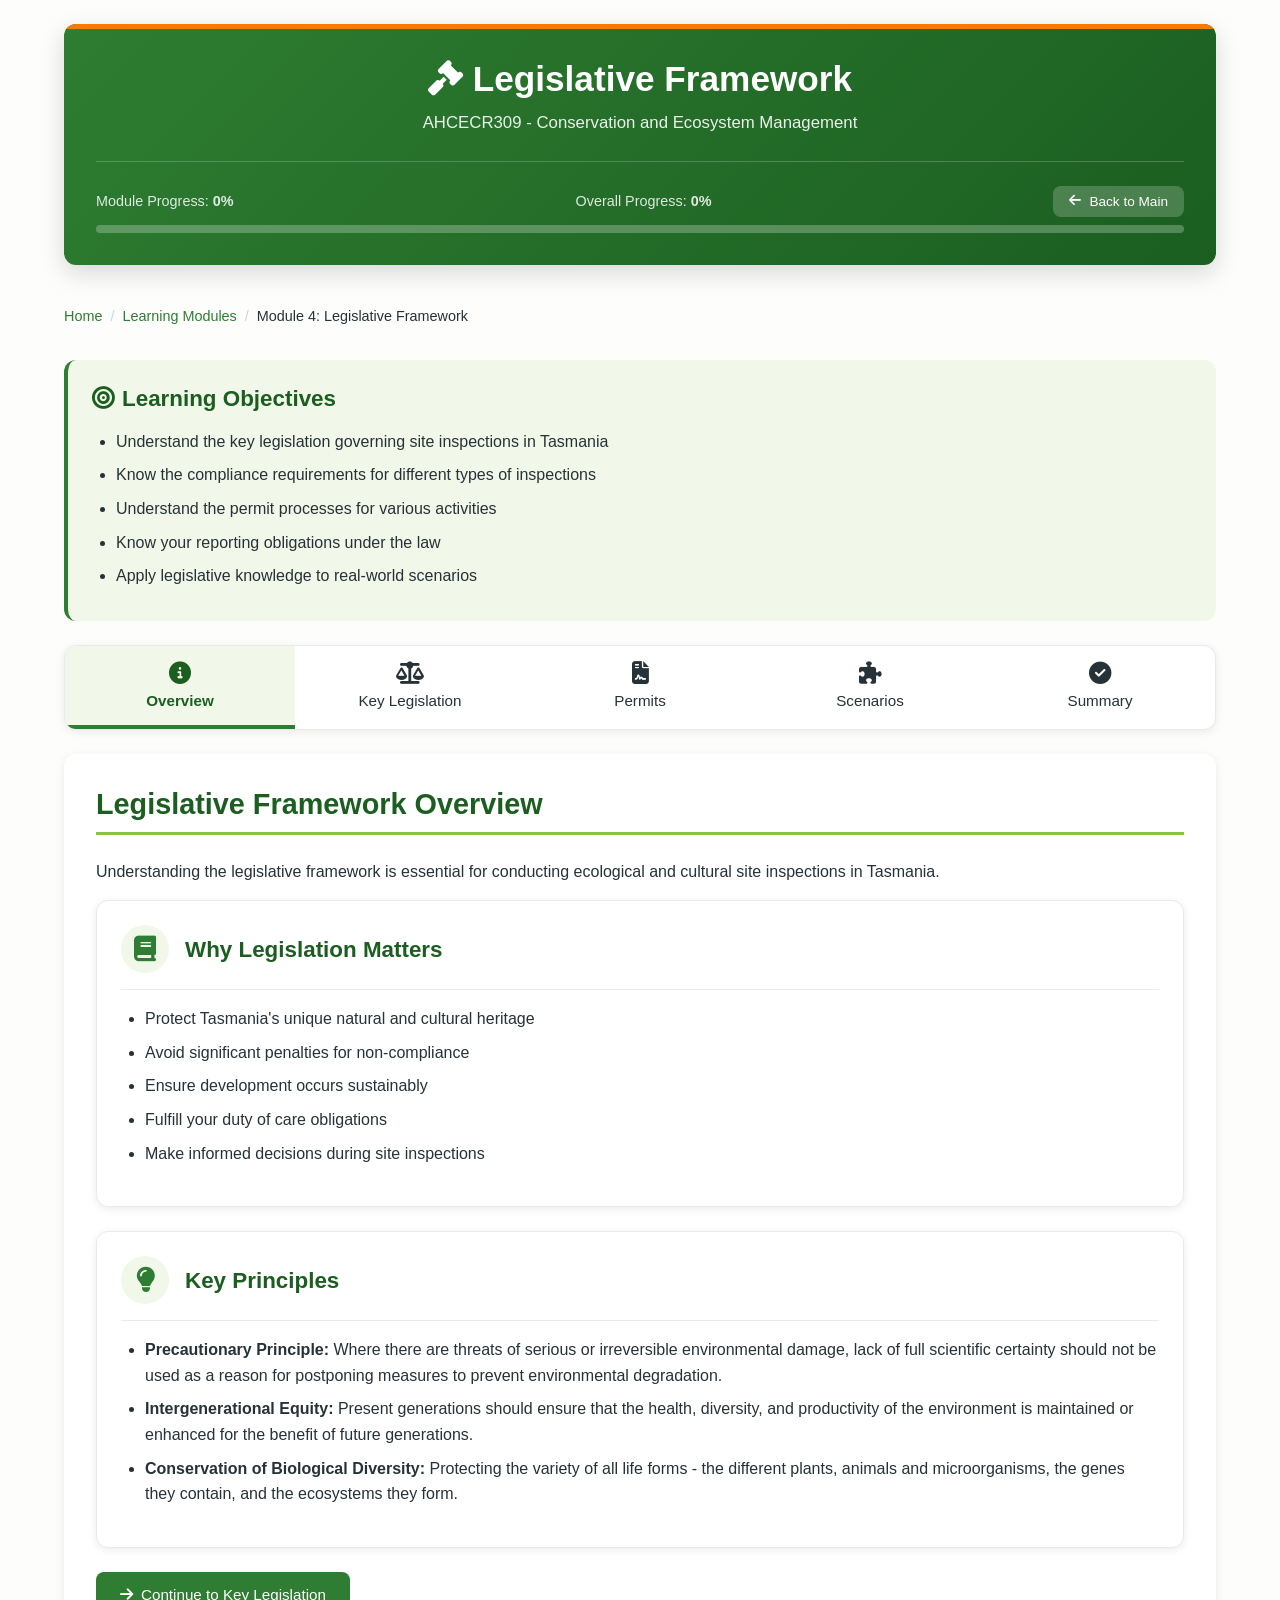
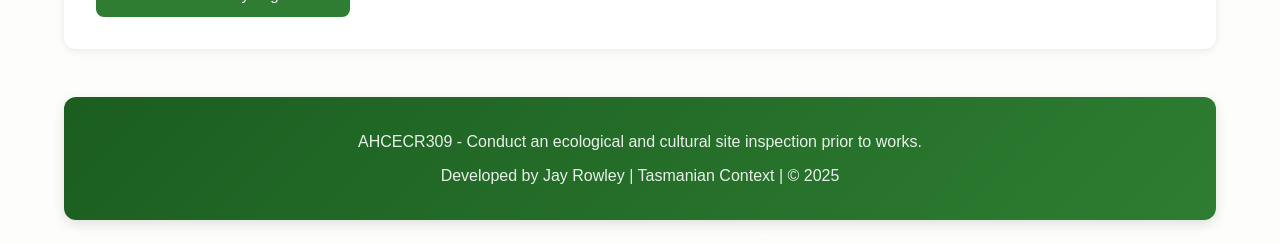
<file: modules/module4.html>
<!DOCTYPE html>
<html lang="en">
<head>
    <meta charset="UTF-8">
    <meta name="viewport" content="width=device-width, initial-scale=1.0">
    <title>Module 4 - Legislative Framework</title>
    <link rel="stylesheet" href="https://cdnjs.cloudflare.com/ajax/libs/font-awesome/6.4.0/css/all.min.css">
    <link rel="stylesheet" href="../css/style.css">
</head>
<body data-module="module4">
    <div class="container">
        <!-- Header -->
        <header class="module4">
            <h1><i class="fas fa-gavel" aria-hidden="true"></i> Legislative Framework</h1>
            <p>AHCECR309 - Conservation and Ecosystem Management</p>

            <div class="header-progress">
                <div class="progress-info">
                    <span>Module Progress: <strong id="module-progress-text">0%</strong></span>
                    <span>Overall Progress: <strong id="overall-progress-text">0%</strong></span>
                    <a href="../index.html" class="btn btn-sm" style="background: rgba(255,255,255,0.2); padding: 6px 16px;">
                        <i class="fas fa-arrow-left" aria-hidden="true"></i> Back to Main
                    </a>
                </div>
                <div class="progress-bar" role="progressbar" aria-valuenow="0" aria-valuemin="0" aria-valuemax="100">
                    <div class="progress" id="module-progress-bar" style="width: 0%"></div>
                </div>
            </div>
        </header>

        <!-- Breadcrumb -->
        <nav class="breadcrumb" aria-label="Breadcrumb">
            <a href="../index.html">Home</a>
            <span class="separator">/</span>
            <a href="../index.html#learning">Learning Modules</a>
            <span class="separator">/</span>
            <span class="current">Module 4: Legislative Framework</span>
        </nav>

        <!-- Module Content -->
        <div class="learning-objectives">
            <h3><i class="fas fa-bullseye" aria-hidden="true"></i> Learning Objectives</h3>
            <ul>
                <li>Understand the key legislation governing site inspections in Tasmania</li>
                <li>Know the compliance requirements for different types of inspections</li>
                <li>Understand the permit processes for various activities</li>
                <li>Know your reporting obligations under the law</li>
                <li>Apply legislative knowledge to real-world scenarios</li>
            </ul>
        </div>

        <!-- Content tabs -->
        <nav class="nav-tabs" role="tablist" style="margin-bottom: var(--spacing-lg);">
            <button class="nav-tab active" role="tab" aria-selected="true" aria-controls="overview" data-target="overview" tabindex="0">
                <i class="fas fa-info-circle" aria-hidden="true"></i>
                <span>Overview</span>
            </button>
            <button class="nav-tab" role="tab" aria-selected="false" aria-controls="legislation" data-target="legislation" tabindex="0">
                <i class="fas fa-balance-scale" aria-hidden="true"></i>
                <span>Key Legislation</span>
            </button>
            <button class="nav-tab" role="tab" aria-selected="false" aria-controls="permits" data-target="permits" tabindex="0">
                <i class="fas fa-file-contract" aria-hidden="true"></i>
                <span>Permits</span>
            </button>
            <button class="nav-tab" role="tab" aria-selected="false" aria-controls="scenarios" data-target="scenarios" tabindex="0">
                <i class="fas fa-puzzle-piece" aria-hidden="true"></i>
                <span>Scenarios</span>
            </button>
            <button class="nav-tab" role="tab" aria-selected="false" aria-controls="summary" data-target="summary" tabindex="0">
                <i class="fas fa-check-circle" aria-hidden="true"></i>
                <span>Summary</span>
            </button>
        </nav>

        <!-- Overview -->
        <section id="overview" class="content-section active" role="tabpanel">
            <h2>Legislative Framework Overview</h2>
            <p>Understanding the legislative framework is essential for conducting ecological and cultural site inspections in Tasmania.</p>

            <div class="card">
                <div class="card-header">
                    <i class="fas fa-book" aria-hidden="true"></i>
                    <h3>Why Legislation Matters</h3>
                </div>
                <ul>
                    <li>Protect Tasmania's unique natural and cultural heritage</li>
                    <li>Avoid significant penalties for non-compliance</li>
                    <li>Ensure development occurs sustainably</li>
                    <li>Fulfill your duty of care obligations</li>
                    <li>Make informed decisions during site inspections</li>
                </ul>
            </div>

            <div class="card">
                <div class="card-header">
                    <i class="fas fa-lightbulb" aria-hidden="true"></i>
                    <h3>Key Principles</h3>
                </div>
                <ul>
                    <li><strong>Precautionary Principle:</strong> Where there are threats of serious or irreversible environmental damage, lack of full scientific certainty should not be used as a reason for postponing measures to prevent environmental degradation.</li>
                    <li><strong>Intergenerational Equity:</strong> Present generations should ensure that the health, diversity, and productivity of the environment is maintained or enhanced for the benefit of future generations.</li>
                    <li><strong>Conservation of Biological Diversity:</strong> Protecting the variety of all life forms - the different plants, animals and microorganisms, the genes they contain, and the ecosystems they form.</li>
                </ul>
            </div>

            <button class="btn" onclick="switchTab('legislation')"><i class="fas fa-arrow-right" aria-hidden="true"></i> Continue to Key Legislation</button>
        </section>

        <!-- Key Legislation -->
        <section id="legislation" class="content-section" role="tabpanel" hidden>
            <h2>Key Legislation</h2>
            <p>Tasmania has a comprehensive legislative framework governing ecological and cultural heritage protection.</p>

            <table class="law-table">
                <thead>
                    <tr>
                        <th>Legislation</th>
                        <th>Purpose</th>
                        <th>Administering Authority</th>
                    </tr>
                </thead>
                <tbody>
                    <tr>
                        <td><strong>Nature Conservation Act 2002</strong></td>
                        <td>Conservation and protection of Tasmania's flora, fauna, and geological diversity</td>
                        <td>NRE Tas</td>
                    </tr>
                    <tr>
                        <td><strong>Aboriginal Heritage Act 1975</strong></td>
                        <td>Protects and conserves Aboriginal relics and sites of significance</td>
                        <td>Aboriginal Heritage Tasmania</td>
                    </tr>
                    <tr>
                        <td><strong>Historic Cultural Heritage Act 1995</strong></td>
                        <td>Protection and conservation of Tasmania's historic cultural heritage</td>
                        <td>Heritage Tasmania</td>
                    </tr>
                    <tr>
                        <td><strong>Threatened Species Protection Act 1995</strong></td>
                        <td>Protection and management of threatened native flora and fauna</td>
                        <td>NRE Tas</td>
                    </tr>
                    <tr>
                        <td><strong>Environmental Management and Pollution Control Act 1994</strong></td>
                        <td>Management of pollution and environmental impacts</td>
                        <td>EPA Tasmania</td>
                    </tr>
                    <tr>
                        <td><strong>Land Use Planning and Approvals Act 1993</strong></td>
                        <td>Planning schemes and development controls</td>
                        <td>Local Councils & Tasmanian Planning Commission</td>
                    </tr>
                </tbody>
            </table>

            <div class="highlight-box">
                <h4><i class="fas fa-clock" aria-hidden="true"></i> Recent Updates</h4>
                <p><strong>Historic Cultural Heritage Act 1995:</strong> 2024 amendments effective from 1 January 2025 strengthen protection of historic built heritage and ease regulatory engagement.</p>
                <p><strong>Coming soon:</strong> A new <strong>Aboriginal Cultural Heritage Protection Act</strong> is anticipated following the 2021 review.</p>
            </div>

            <button class="btn" onclick="switchTab('permits')"><i class="fas fa-arrow-right" aria-hidden="true"></i> Continue to Permits</button>
        </section>

        <!-- Permits -->
        <section id="permits" class="content-section" role="tabpanel" hidden>
            <h2>Permit Processes</h2>
            <p>Various activities require permits under Tasmanian legislation. Understanding these processes is essential for compliance.</p>

            <div class="card">
                <div class="card-header">
                    <i class="fas fa-leaf" aria-hidden="true"></i>
                    <h3>Permits for Ecological Works</h3>
                </div>
                <ul>
                    <li>Taking or disturbing threatened flora or fauna</li>
                    <li>Scientific research on protected species</li>
                    <li>Commercial activities in reserved lands</li>
                    <li>Clearance of native vegetation (in certain circumstances)</li>
                    <li>Import or export of wildlife specimens</li>
                </ul>
            </div>

            <div class="card">
                <div class="card-header">
                    <i class="fas fa-monument" aria-hidden="true"></i>
                    <h3>Permits for Heritage Works</h3>
                </div>
                <ul>
                    <li>Works affecting a place listed on the Tasmanian Heritage Register</li>
                    <li>Works that may disturb or damage Aboriginal heritage</li>
                    <li>Archaeological investigations</li>
                    <li>Export of heritage objects</li>
                </ul>
            </div>

            <div class="card">
                <div class="card-header">
                    <i class="fas fa-sitemap" aria-hidden="true"></i>
                    <h3>Permit Application Process</h3>
                </div>

                <div class="permit-process">
                    <div class="process-step">
                        <div class="step-number">1</div>
                        <div class="step-content">
                            <h4>Determine Permit Requirements</h4>
                            <p>Research which permits are required for your proposed activities.</p>
                        </div>
                    </div>

                    <div class="process-step">
                        <div class="step-number">2</div>
                        <div class="step-content">
                            <h4>Prepare Application Documentation</h4>
                            <p>Gather all required information, including site plans, impact assessments, and consultation evidence.</p>
                        </div>
                    </div>

                    <div class="process-step">
                        <div class="step-number">3</div>
                        <div class="step-content">
                            <h4>Submit Application</h4>
                            <p>Submit your application to the relevant authority with all required documentation and fees.</p>
                        </div>
                    </div>

                    <div class="process-step">
                        <div class="step-number">4</div>
                        <div class="step-content">
                            <h4>Application Assessment</h4>
                            <p>The authority will assess your application, which may involve requesting additional information.</p>
                        </div>
                    </div>

                    <div class="process-step">
                        <div class="step-number">5</div>
                        <div class="step-content">
                            <h4>Decision</h4>
                            <p>The authority will make a decision to approve, approve with conditions, or refuse the application.</p>
                        </div>
                    </div>

                    <div class="process-step">
                        <div class="step-number">6</div>
                        <div class="step-content">
                            <h4>Comply with Conditions</h4>
                            <p>If approved, ensure you comply with all conditions of the permit and submit any required compliance reports.</p>
                        </div>
                    </div>
                </div>
            </div>

            <button class="btn" onclick="switchTab('scenarios')"><i class="fas fa-arrow-right" aria-hidden="true"></i> Continue to Scenarios</button>
        </section>

        <!-- Scenarios -->
        <section id="scenarios" class="content-section" role="tabpanel" hidden>
            <h2>Interactive Scenarios</h2>
            <p>Test your knowledge of Tasmania's legislative framework with these interactive scenarios.</p>

            <div class="card">
                <div class="card-header">
                    <i class="fas fa-tree" aria-hidden="true"></i>
                    <h3>Scenario 1: Threatened Species Discovery</h3>
                </div>
                <div class="scenario-box">
                    <p>During a site inspection for a proposed development, you identify potential habitat for the threatened Swift Parrot. What are your legal obligations?</p>
                </div>

                <div class="form-group">
                    <select id="scenario1-select">
                        <option value="">Select the most appropriate course of action...</option>
                        <option value="a">Proceed with the development but avoid the specific trees where parrots might nest</option>
                        <option value="b">Note the finding in your report but take no further action</option>
                        <option value="c">Recommend further surveys by a qualified ecologist and consider redesigning the development to avoid impacts</option>
                        <option value="d">Immediately report the finding to police as an emergency</option>
                    </select>
                </div>

                <button class="btn" id="check-scenario1"><i class="fas fa-check" aria-hidden="true"></i> Check Answer</button>
                <div class="feedback" id="scenario1-feedback" role="alert"></div>
            </div>

            <div class="card">
                <div class="card-header">
                    <i class="fas fa-monument" aria-hidden="true"></i>
                    <h3>Scenario 2: Aboriginal Heritage Discovery</h3>
                </div>
                <div class="scenario-box">
                    <p>During ground disturbance works, a worker uncovers what appears to be a stone tool. What should happen next?</p>
                </div>

                <div class="form-group">
                    <select id="scenario2-select">
                        <option value="">Select the legally required response...</option>
                        <option value="a">Take a photograph for your records and continue working</option>
                        <option value="b">Remove the object to a safe location to prevent damage</option>
                        <option value="c">Stop works in the immediate area and report the find to Aboriginal Heritage Tasmania within 5 days</option>
                        <option value="d">Contact the local museum to collect the artifact</option>
                    </select>
                </div>

                <button class="btn" id="check-scenario2"><i class="fas fa-check" aria-hidden="true"></i> Check Answer</button>
                <div class="feedback" id="scenario2-feedback" role="alert"></div>
            </div>

            <button class="btn" onclick="switchTab('summary')"><i class="fas fa-arrow-right" aria-hidden="true"></i> Continue to Summary</button>
        </section>

        <!-- Summary -->
        <section id="summary" class="content-section" role="tabpanel" hidden>
            <h2>Module Summary</h2>

            <div class="summary-box">
                <h3><i class="fas fa-key" aria-hidden="true"></i> Key Takeaways</h3>
                <ul>
                    <li>Multiple pieces of legislation govern ecological and cultural site inspections</li>
                    <li>Key acts include the Nature Conservation Act, Aboriginal Heritage Act, and Historic Cultural Heritage Act</li>
                    <li>Permits are required for certain activities</li>
                    <li>Reporting obligations exist for discoveries and incidents</li>
                    <li>Non-compliance can result in significant penalties</li>
                    <li>Recent amendments strengthen heritage protection and streamline processes</li>
                </ul>
            </div>

            <div class="card" style="text-align: center;">
                <h3>Module Completion</h3>
                <p>Congratulations on completing Module 4!</p>
                <p>You've now completed all four modules of the AHCECR309 learning resource.</p>
                <button class="btn" id="complete-module"><i class="fas fa-award" aria-hidden="true"></i> Mark Module Complete</button>
                <div class="feedback" id="complete-feedback" role="alert"></div>
                <div style="margin-top: var(--spacing-md);">
                    <a href="../index.html" class="btn btn-secondary"><i class="fas fa-home" aria-hidden="true"></i> Return to Main Application</a>
                </div>
            </div>
        </section>

        <!-- Footer -->
        <footer role="contentinfo">
            <p>AHCECR309 - Conduct an ecological and cultural site inspection prior to works.</p>
            <p>Developed by Jay Rowley | Tasmanian Context | © 2025</p>
        </footer>
    </div>

   <script src="../js/app.js"></script>
<script>
    // Scenario 1
    document.getElementById('check-scenario1')?.addEventListener('click', () => {
        const select = document.getElementById('scenario1-select');
        const feedback = document.getElementById('scenario1-feedback');

        if (!select.value) {
            showFeedback(feedback, 'Please select an answer.', 'incorrect');
            return;
        }

        if (select.value === 'c') {
            const completed = completeActivity('scenario1', 'module4', 5);
            showFeedback(feedback, 'Correct! Under the Threatened Species Protection Act 1995, potential impacts on threatened species must be properly assessed. ' + (completed ? 'Progress updated!' : ''), 'correct');
        } else {
            showFeedback(feedback, 'Incorrect. The proper response is to recommend further surveys and consider redesigning the development to avoid impacts on potential Swift Parrot habitat.', 'incorrect');
        }
    });

    // Scenario 2
    document.getElementById('check-scenario2')?.addEventListener('click', () => {
        const select = document.getElementById('scenario2-select');
        const feedback = document.getElementById('scenario2-feedback');

        if (!select.value) {
            showFeedback(feedback, 'Please select an answer.', 'incorrect');
            return;
        }

        if (select.value === 'c') {
            const completed = completeActivity('scenario2', 'module4', 5);
            showFeedback(feedback, 'Correct! Under the Aboriginal Heritage Act 1975, any discovery of Aboriginal relics must be reported to the Minister within 5 days, and works should cease in the immediate area. ' + (completed ? 'Progress updated!' : ''), 'correct');
        } else {
            showFeedback(feedback, 'Incorrect. The legally required response is to stop works in the area and report the find to Aboriginal Heritage Tasmania within 5 days.', 'incorrect');
        }
    });

    // Complete Module - FIXED
    document.getElementById('complete-module')?.addEventListener('click', () => {
        const feedback = document.getElementById('complete-feedback');
        setModuleProgress('module4', 100);
        
        // Add animation to the completion card
        const completionCard = document.querySelector('.card:last-child');
        if (completionCard) {
            completionCard.classList.add('module-complete');
            setTimeout(() => {
                completionCard.classList.remove('module-complete');
            }, 1000);
        }
        
        showFeedback(feedback, '🎉 Module 4 Complete! You\'ve completed all modules!', 'correct');
        document.getElementById('complete-module').disabled = true;

        // Check if all modules are complete
        const allComplete = APP_CONFIG.modules.every(id => getModuleProgress(id) >= 100);
        if (allComplete) {
            const celebration = document.createElement('div');
            celebration.className = 'feedback correct course-complete';
            celebration.style.marginTop = 'var(--spacing-md)';
            celebration.innerHTML = '🎊 <strong>Congratulations!</strong> You\'ve completed all four modules!';
            feedback.parentNode.appendChild(celebration);
        }
    });

    updateAllProgressBars();
</script>
</body>
</html>
</file>
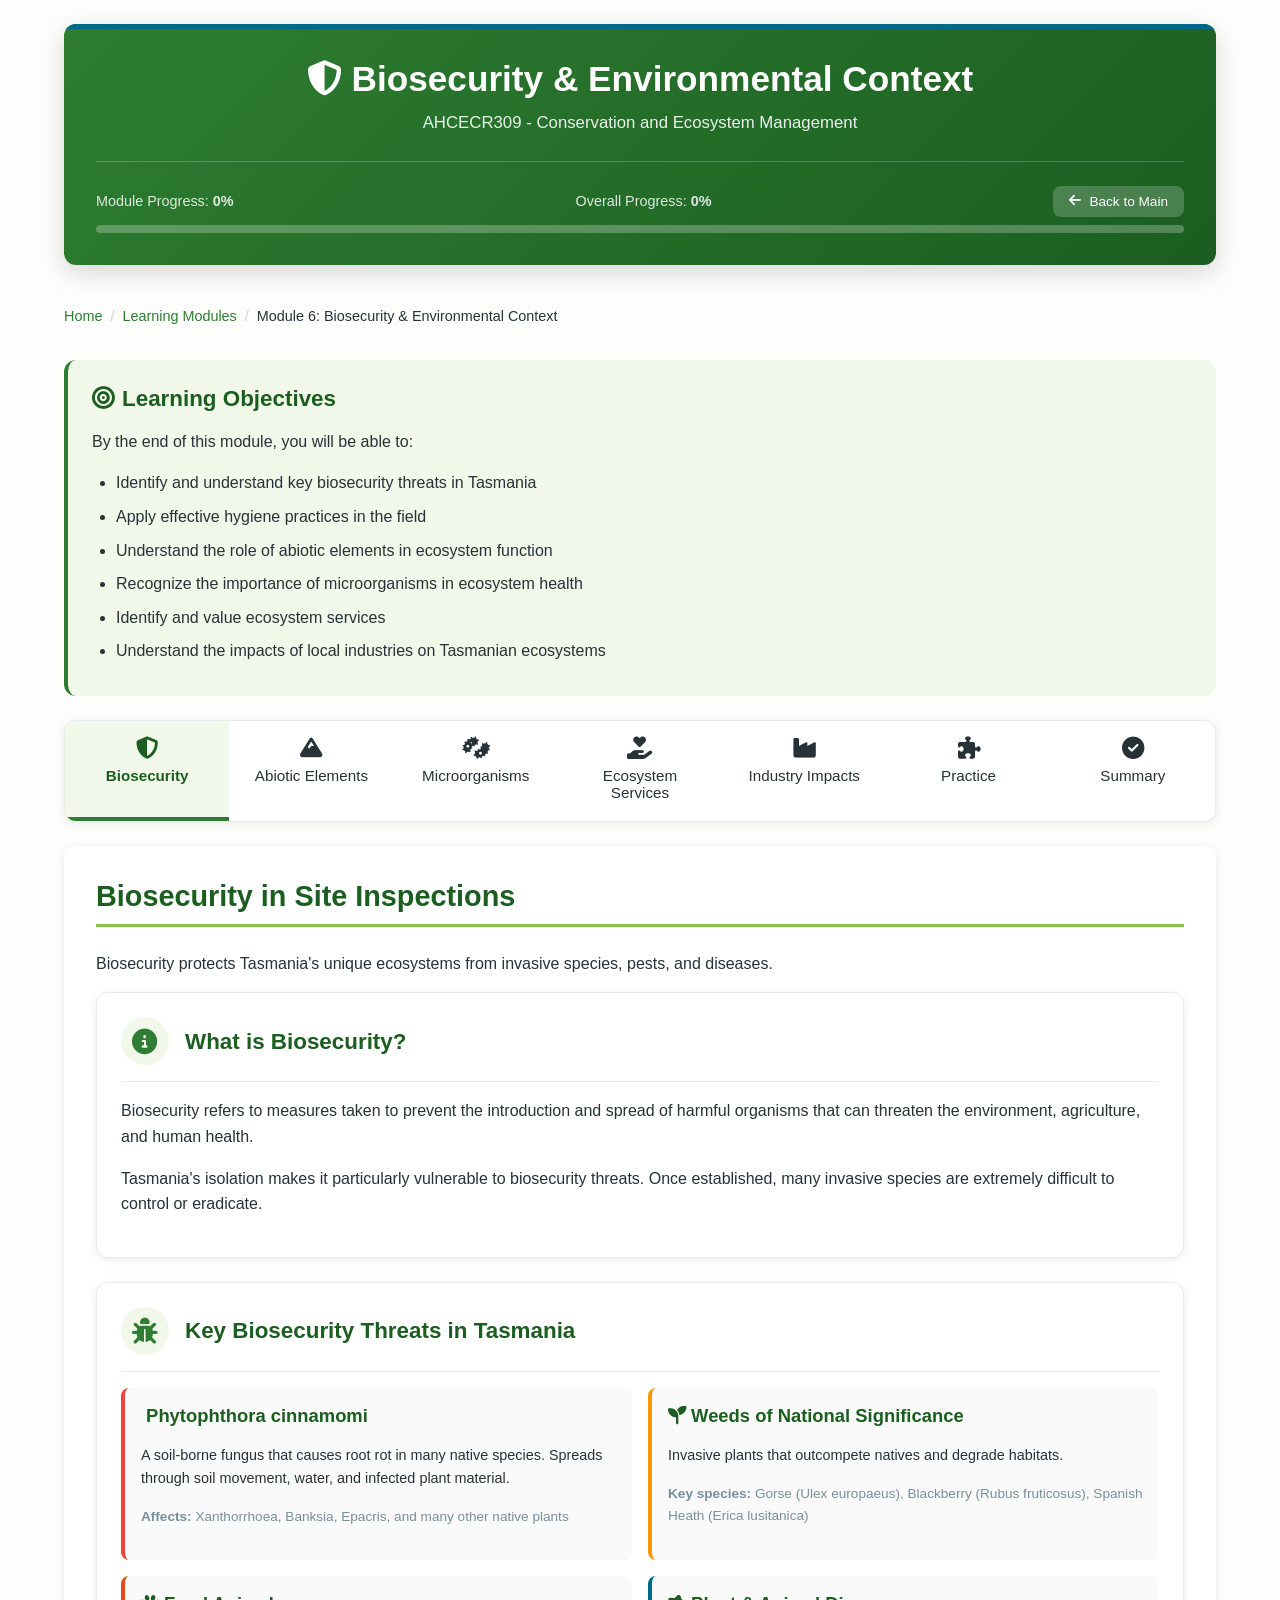
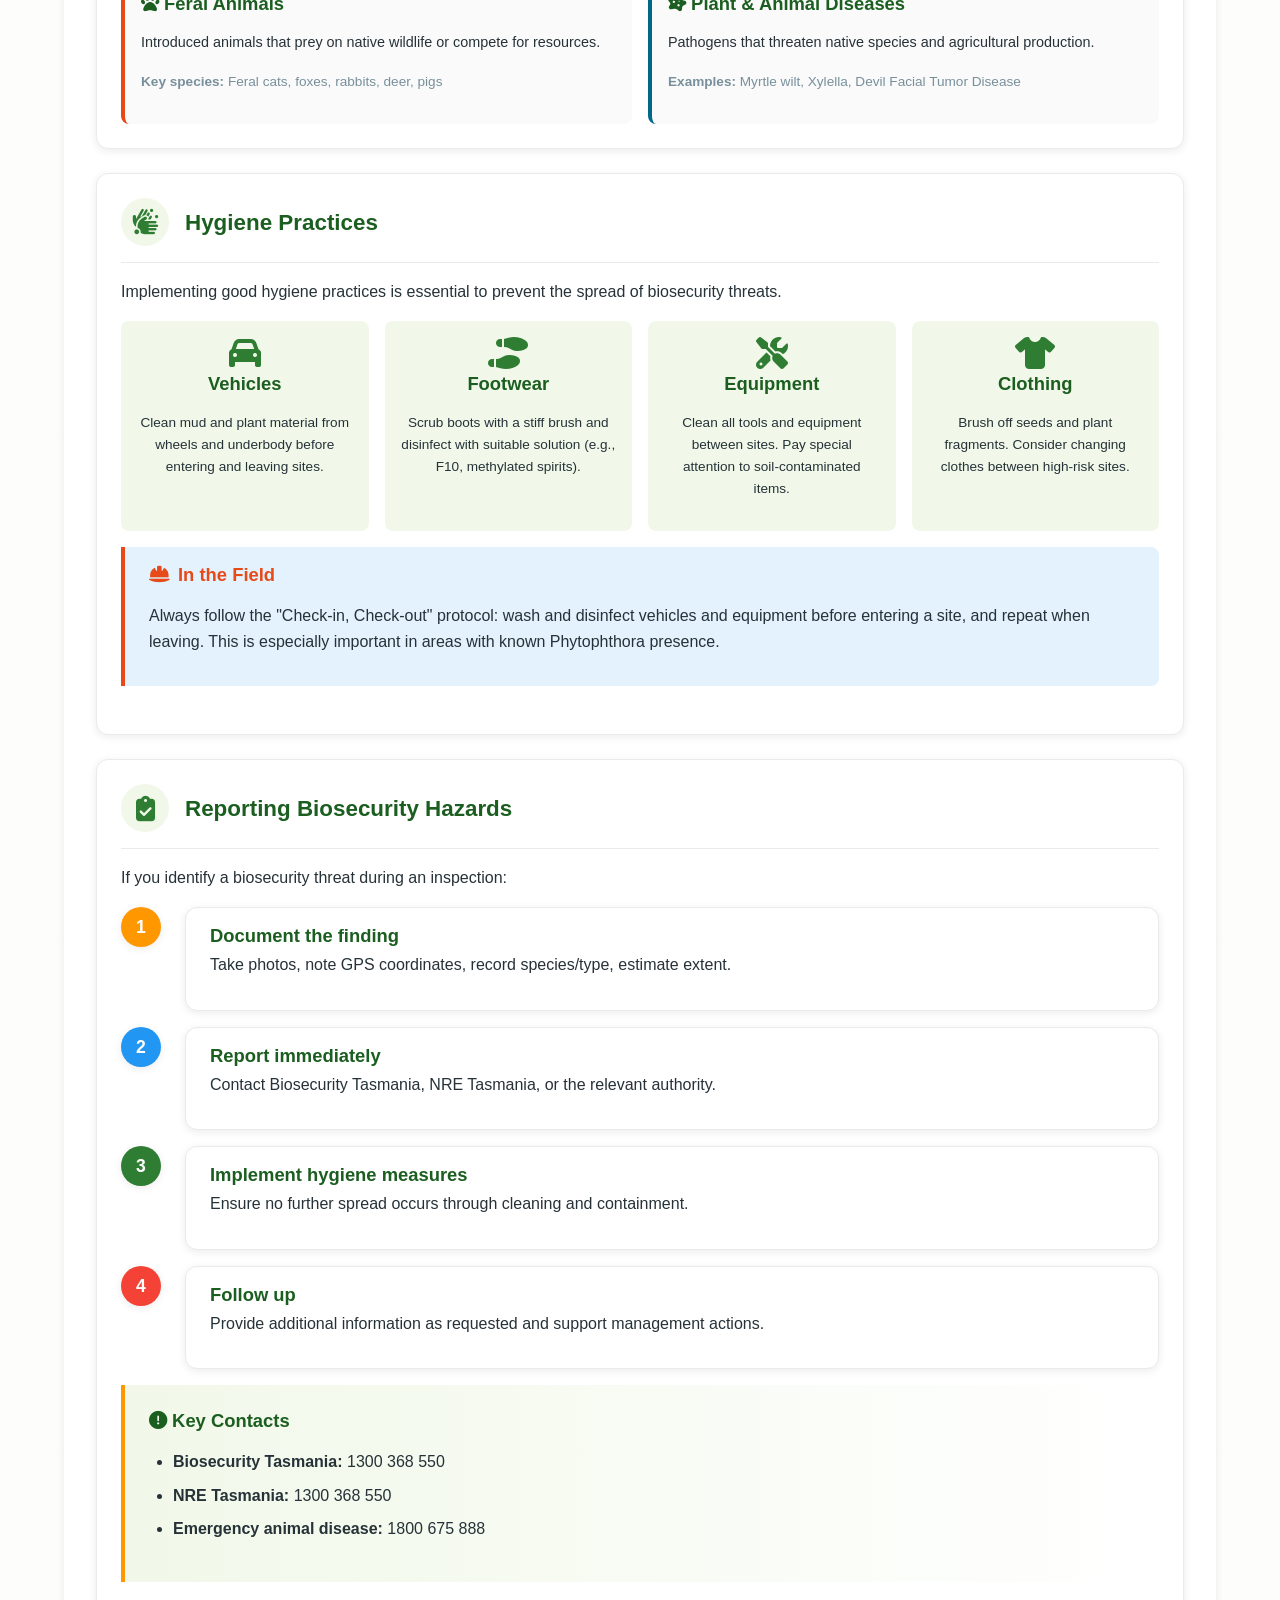
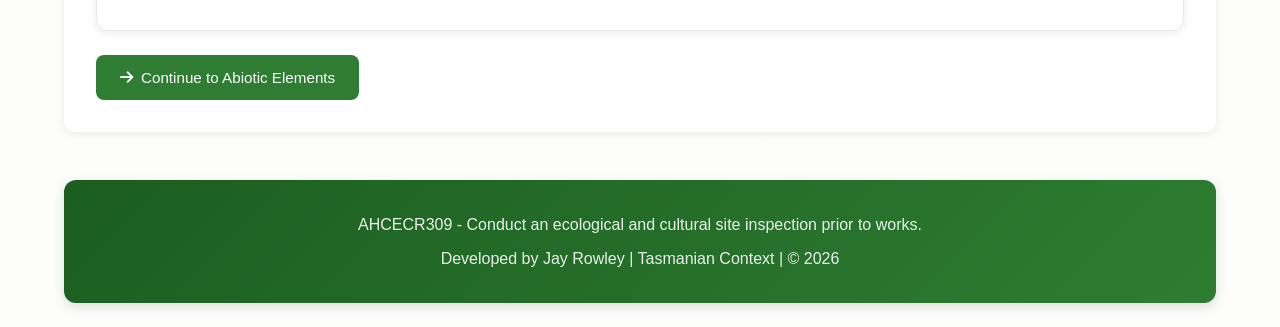
<file: modules/module6.html>
<!DOCTYPE html>
<html lang="en">
<head>
    <meta charset="UTF-8">
    <meta name="viewport" content="width=device-width, initial-scale=1.0">
    <title>Module 6 - Biosecurity & Environmental Context</title>
    <link rel="stylesheet" href="https://cdnjs.cloudflare.com/ajax/libs/font-awesome/6.4.0/css/all.min.css">
    <link rel="stylesheet" href="../css/style.css">
</head>
<body data-module="module6">
    <div class="container">
        <!-- Header -->
        <header class="module1" style="--module-color: #00897B;">
            <h1><i class="fas fa-shield-alt" aria-hidden="true"></i> Biosecurity & Environmental Context</h1>
            <p>AHCECR309 - Conservation and Ecosystem Management</p>

            <div class="header-progress">
                <div class="progress-info">
                    <span>Module Progress: <strong id="module-progress-text">0%</strong></span>
                    <span>Overall Progress: <strong id="overall-progress-text">0%</strong></span>
                    <a href="../index.html" class="btn btn-sm" style="background: rgba(255,255,255,0.2); padding: 6px 16px;">
                        <i class="fas fa-arrow-left" aria-hidden="true"></i> Back to Main
                    </a>
                </div>
                <div class="progress-bar" role="progressbar" aria-valuenow="0" aria-valuemin="0" aria-valuemax="100">
                    <div class="progress" id="module-progress-bar" style="width: 0%"></div>
                </div>
            </div>
        </header>

        <!-- Breadcrumb -->
        <nav class="breadcrumb" aria-label="Breadcrumb">
            <a href="../index.html">Home</a>
            <span class="separator">/</span>
            <a href="../index.html#learning">Learning Modules</a>
            <span class="separator">/</span>
            <span class="current">Module 6: Biosecurity & Environmental Context</span>
        </nav>

        <!-- Module Content -->
        <div class="learning-objectives">
            <h3><i class="fas fa-bullseye" aria-hidden="true"></i> Learning Objectives</h3>
            <p>By the end of this module, you will be able to:</p>
            <ul>
                <li>Identify and understand key biosecurity threats in Tasmania</li>
                <li>Apply effective hygiene practices in the field</li>
                <li>Understand the role of abiotic elements in ecosystem function</li>
                <li>Recognize the importance of microorganisms in ecosystem health</li>
                <li>Identify and value ecosystem services</li>
                <li>Understand the impacts of local industries on Tasmanian ecosystems</li>
            </ul>
        </div>

        <!-- Content tabs -->
        <nav class="nav-tabs" role="tablist" style="margin-bottom: var(--spacing-lg);">
            <button class="nav-tab active" role="tab" aria-selected="true" aria-controls="biosecurity" data-target="biosecurity" tabindex="0">
                <i class="fas fa-shield-alt" aria-hidden="true"></i>
                <span>Biosecurity</span>
            </button>
            <button class="nav-tab" role="tab" aria-selected="false" aria-controls="abiotic" data-target="abiotic" tabindex="0">
                <i class="fas fa-mountain" aria-hidden="true"></i>
                <span>Abiotic Elements</span>
            </button>
            <button class="nav-tab" role="tab" aria-selected="false" aria-controls="microorganisms" data-target="microorganisms" tabindex="0">
                <i class="fas fa-bacteria" aria-hidden="true"></i>
                <span>Microorganisms</span>
            </button>
            <button class="nav-tab" role="tab" aria-selected="false" aria-controls="services" data-target="services" tabindex="0">
                <i class="fas fa-hand-holding-heart" aria-hidden="true"></i>
                <span>Ecosystem Services</span>
            </button>
            <button class="nav-tab" role="tab" aria-selected="false" aria-controls="industry" data-target="industry" tabindex="0">
                <i class="fas fa-industry" aria-hidden="true"></i>
                <span>Industry Impacts</span>
            </button>
            <button class="nav-tab" role="tab" aria-selected="false" aria-controls="practice" data-target="practice" tabindex="0">
                <i class="fas fa-puzzle-piece" aria-hidden="true"></i>
                <span>Practice</span>
            </button>
            <button class="nav-tab" role="tab" aria-selected="false" aria-controls="summary" data-target="summary" tabindex="0">
                <i class="fas fa-check-circle" aria-hidden="true"></i>
                <span>Summary</span>
            </button>
        </nav>

        <!-- Biosecurity -->
        <section id="biosecurity" class="content-section active" role="tabpanel">
            <h2>Biosecurity in Site Inspections</h2>
            <p>Biosecurity protects Tasmania's unique ecosystems from invasive species, pests, and diseases.</p>

            <div class="card">
                <div class="card-header">
                    <i class="fas fa-info-circle" aria-hidden="true"></i>
                    <h3>What is Biosecurity?</h3>
                </div>
                <p>Biosecurity refers to measures taken to prevent the introduction and spread of harmful organisms that can threaten the environment, agriculture, and human health.</p>
                <p>Tasmania's isolation makes it particularly vulnerable to biosecurity threats. Once established, many invasive species are extremely difficult to control or eradicate.</p>
            </div>

            <div class="card">
                <div class="card-header">
                    <i class="fas fa-bug" aria-hidden="true"></i>
                    <h3>Key Biosecurity Threats in Tasmania</h3>
                </div>

                <div style="display: grid; grid-template-columns: 1fr 1fr; gap: var(--spacing-md);">
                    <div style="background: var(--gray-50); padding: var(--spacing-md); border-radius: var(--radius-sm); border-left: 4px solid var(--danger);">
                        <h4><i class="fas fa-fungi" aria-hidden="true"></i> Phytophthora cinnamomi</h4>
                        <p style="font-size: 0.9rem;">A soil-borne fungus that causes root rot in many native species. Spreads through soil movement, water, and infected plant material.</p>
                        <p style="font-size: 0.85rem; color: var(--text-light);"><strong>Affects:</strong> Xanthorrhoea, Banksia, Epacris, and many other native plants</p>
                    </div>
                    <div style="background: var(--gray-50); padding: var(--spacing-md); border-radius: var(--radius-sm); border-left: 4px solid var(--warning);">
                        <h4><i class="fas fa-seedling" aria-hidden="true"></i> Weeds of National Significance</h4>
                        <p style="font-size: 0.9rem;">Invasive plants that outcompete natives and degrade habitats.</p>
                        <p style="font-size: 0.85rem; color: var(--text-light);"><strong>Key species:</strong> Gorse (Ulex europaeus), Blackberry (Rubus fruticosus), Spanish Heath (Erica lusitanica)</p>
                    </div>
                    <div style="background: var(--gray-50); padding: var(--spacing-md); border-radius: var(--radius-sm); border-left: 4px solid var(--module2-color);">
                        <h4><i class="fas fa-paw" aria-hidden="true"></i> Feral Animals</h4>
                        <p style="font-size: 0.9rem;">Introduced animals that prey on native wildlife or compete for resources.</p>
                        <p style="font-size: 0.85rem; color: var(--text-light);"><strong>Key species:</strong> Feral cats, foxes, rabbits, deer, pigs</p>
                    </div>
                    <div style="background: var(--gray-50); padding: var(--spacing-md); border-radius: var(--radius-sm); border-left: 4px solid var(--module1-color);">
                        <h4><i class="fas fa-disease" aria-hidden="true"></i> Plant & Animal Diseases</h4>
                        <p style="font-size: 0.9rem;">Pathogens that threaten native species and agricultural production.</p>
                        <p style="font-size: 0.85rem; color: var(--text-light);"><strong>Examples:</strong> Myrtle wilt, Xylella, Devil Facial Tumor Disease</p>
                    </div>
                </div>
            </div>

            <div class="card">
                <div class="card-header">
                    <i class="fas fa-hands-wash" aria-hidden="true"></i>
                    <h3>Hygiene Practices</h3>
                </div>
                <p>Implementing good hygiene practices is essential to prevent the spread of biosecurity threats.</p>

                <div style="display: grid; grid-template-columns: repeat(auto-fill, minmax(220px, 1fr)); gap: var(--spacing-md); margin-top: var(--spacing-md);">
                    <div style="background: var(--light); padding: var(--spacing-md); border-radius: var(--radius-sm); text-align: center;">
                        <i class="fas fa-car" style="font-size: 2rem; color: var(--primary);"></i>
                        <h4>Vehicles</h4>
                        <p style="font-size: 0.85rem;">Clean mud and plant material from wheels and underbody before entering and leaving sites.</p>
                    </div>
                    <div style="background: var(--light); padding: var(--spacing-md); border-radius: var(--radius-sm); text-align: center;">
                        <i class="fas fa-shoe-prints" style="font-size: 2rem; color: var(--primary);"></i>
                        <h4>Footwear</h4>
                        <p style="font-size: 0.85rem;">Scrub boots with a stiff brush and disinfect with suitable solution (e.g., F10, methylated spirits).</p>
                    </div>
                    <div style="background: var(--light); padding: var(--spacing-md); border-radius: var(--radius-sm); text-align: center;">
                        <i class="fas fa-tools" style="font-size: 2rem; color: var(--primary);"></i>
                        <h4>Equipment</h4>
                        <p style="font-size: 0.85rem;">Clean all tools and equipment between sites. Pay special attention to soil-contaminated items.</p>
                    </div>
                    <div style="background: var(--light); padding: var(--spacing-md); border-radius: var(--radius-sm); text-align: center;">
                        <i class="fas fa-tshirt" style="font-size: 2rem; color: var(--primary);"></i>
                        <h4>Clothing</h4>
                        <p style="font-size: 0.85rem;">Brush off seeds and plant fragments. Consider changing clothes between high-risk sites.</p>
                    </div>
                </div>

                <div class="field-note" style="margin-top: var(--spacing-md);">
                    <h4><i class="fas fa-hard-hat" aria-hidden="true"></i> In the Field</h4>
                    <p>Always follow the "Check-in, Check-out" protocol: wash and disinfect vehicles and equipment before entering a site, and repeat when leaving. This is especially important in areas with known Phytophthora presence.</p>
                </div>
            </div>

            <div class="card">
                <div class="card-header">
                    <i class="fas fa-clipboard-check" aria-hidden="true"></i>
                    <h3>Reporting Biosecurity Hazards</h3>
                </div>
                <p>If you identify a biosecurity threat during an inspection:</p>

                <div class="process-step" style="margin-bottom: var(--spacing-md);">
                    <div class="step-number" style="background: var(--warning);">1</div>
                    <div class="step-content">
                        <h4>Document the finding</h4>
                        <p>Take photos, note GPS coordinates, record species/type, estimate extent.</p>
                    </div>
                </div>
                <div class="process-step" style="margin-bottom: var(--spacing-md);">
                    <div class="step-number" style="background: var(--info);">2</div>
                    <div class="step-content">
                        <h4>Report immediately</h4>
                        <p>Contact Biosecurity Tasmania, NRE Tasmania, or the relevant authority.</p>
                    </div>
                </div>
                <div class="process-step" style="margin-bottom: var(--spacing-md);">
                    <div class="step-number" style="background: var(--primary);">3</div>
                    <div class="step-content">
                        <h4>Implement hygiene measures</h4>
                        <p>Ensure no further spread occurs through cleaning and containment.</p>
                    </div>
                </div>
                <div class="process-step">
                    <div class="step-number" style="background: var(--danger);">4</div>
                    <div class="step-content">
                        <h4>Follow up</h4>
                        <p>Provide additional information as requested and support management actions.</p>
                    </div>
                </div>

                <div class="highlight-box" style="margin-top: var(--spacing-md);">
                    <h4><i class="fas fa-exclamation-circle" aria-hidden="true"></i> Key Contacts</h4>
                    <ul>
                        <li><strong>Biosecurity Tasmania:</strong> 1300 368 550</li>
                        <li><strong>NRE Tasmania:</strong> 1300 368 550</li>
                        <!-- <li><strong>Weed Spotters Network:</strong> Report new weed incursions</li> -->
                        <li><strong>Emergency animal disease:</strong> 1800 675 888</li>
                    </ul>
                </div>
            </div>

            <button class="btn" onclick="switchTab('abiotic')"><i class="fas fa-arrow-right" aria-hidden="true"></i> Continue to Abiotic Elements</button>
        </section>

        <!-- Abiotic Elements -->
        <section id="abiotic" class="content-section" role="tabpanel" hidden>
            <h2>Abiotic Elements</h2>
            <p>Understanding the physical environment is essential for interpreting ecological patterns and making informed management decisions.</p>

            <div class="card">
                <div class="card-header">
                    <i class="fas fa-tint" aria-hidden="true"></i>
                    <h3>Soil</h3>
                </div>
                <p>Soil is the foundation of terrestrial ecosystems. Tasmania has diverse soil types including dermosols, kurosols, sodosols, and organosols.</p>

                <div style="display: grid; grid-template-columns: 1fr 1fr; gap: var(--spacing-md); margin-top: var(--spacing-md);">
                    <div style="background: var(--gray-50); padding: var(--spacing-md); border-radius: var(--radius-sm);">
                        <h4>Soil Properties to Assess</h4>
                        <ul style="font-size: 0.9rem;">
                            <li><strong>pH:</strong> Affects nutrient availability and plant selection</li>
                            <li><strong>Nutrients:</strong> Nitrogen, phosphorus, potassium levels</li>
                            <li><strong>Organic matter:</strong> Indicates soil health and biological activity</li>
                            <li><strong>Texture:</strong> Sand, silt, clay proportions</li>
                            <li><strong>Structure:</strong> How particles clump together</li>
                            <li><strong>Compaction:</strong> Indicates disturbance or heavy use</li>
                            <li><strong>Salinity:</strong> Salt levels affect plant growth</li>
                        </ul>
                    </div>
                    <div style="background: var(--gray-50); padding: var(--spacing-md); border-radius: var(--radius-sm);">
                        <h4>How to Assess Soil in the Field</h4>
                        <ul style="font-size: 0.9rem;">
                            <li><strong>Texture:</strong> Feel test - rub soil between fingers</li>
                            <li><strong>pH:</strong> Use a field pH test kit</li>
                            <li><strong>Compaction:</strong> Push a soil penetrometer or use a spade</li>
                            <li><strong>Organic matter:</strong> Observe color and feel</li>
                            <li><strong>Erosion:</strong> Look for rills, gullies, exposed roots</li>
                            <li><strong>Salinity:</strong> Look for salt crusts or salt-tolerant species</li>
                        </ul>
                    </div>
                </div>

                <div class="tas-example" style="margin-top: var(--spacing-md);">
                    <h4><i class="fas fa-map-marker-alt" aria-hidden="true"></i> TAS Example: Midlands Soils</h4>
                    <p>Dolerite-derived soils in the Midlands are naturally low in phosphorus and nitrogen, supporting distinctive grassy woodlands. Understanding this helps explain why native grassland species are adapted to low nutrient conditions, and why nutrient enrichment from agricultural runoff can promote weed invasion.</p>
                </div>
            </div>

            <div class="card">
                <div class="card-header">
                    <i class="fas fa-cloud-rain" aria-hidden="true"></i>
                    <h3>Climate & Weather</h3>
                </div>
                <p>Climate influences which species can survive and how ecosystems function.</p>

                <div style="display: grid; grid-template-columns: 1fr 1fr; gap: var(--spacing-md); margin-top: var(--spacing-md);">
                    <div style="background: var(--gray-50); padding: var(--spacing-md); border-radius: var(--radius-sm);">
                        <h4>Key Climate Factors</h4>
                        <ul style="font-size: 0.9rem;">
                            <li><strong>Annual rainfall:</strong> Varies from 500mm (east) to 3000mm+ (west)</li>
                            <li><strong>Temperature:</strong> Maritime climate with distinct seasons</li>
                            <li><strong>Frost:</strong> Frequency and severity</li>
                            <li><strong>Snow:</strong> Alpine areas experience regular snowfall</li>
                            <li><strong>Wind:</strong> Roaring Forties affect western and southern coasts</li>
                            <li><strong>Climate change:</strong> Drying trends, increased fire risk, sea level rise</li>
                        </ul>
                    </div>
                    <div style="background: var(--gray-50); padding: var(--spacing-md); border-radius: var(--radius-sm);">
                        <h4>How to Record Climate on Site</h4>
                        <ul style="font-size: 0.9rem;">
                            <li><strong>Temperature:</strong> Use a digital thermometer</li>
                            <li><strong>Rainfall:</strong> Check BOM data for nearest station</li>
                            <li><strong>Aspect:</strong> North-facing slopes are warmer and drier</li>
                            <li><strong>Elevation:</strong> Higher altitudes are cooler and wetter</li>
                            <li><strong>Wind exposure:</strong> Assess vegetation for wind pruning or salt spray</li>
                            <li><strong>Frost hollows:</strong> Cold air drainage areas</li>
                        </ul>
                    </div>
                </div>

                <div style="margin-top: var(--spacing-md);">
                    <p><strong>Tip:</strong> Always record weather conditions during your inspection - this helps interpret your observations and provides context for future monitoring.</p>
                </div>
            </div>

            <div class="card">
                <div class="card-header">
                    <i class="fas fa-water" aria-hidden="true"></i>
                    <h3>Hydrology & Drainage</h3>
                </div>
                <p>Water movement shapes landscapes and determines which ecosystems can exist.</p>

                <div style="display: grid; grid-template-columns: 1fr 1fr; gap: var(--spacing-md); margin-top: var(--spacing-md);">
                    <div style="background: var(--gray-50); padding: var(--spacing-md); border-radius: var(--radius-sm);">
                        <h4>Hydrological Features to Observe</h4>
                        <ul style="font-size: 0.9rem;">
                            <li><strong>Gradient and slope:</strong> Steeper slopes increase runoff and erosion risk</li>
                            <li><strong>Drainage patterns:</strong> Well-drained, waterlogged, or seasonal wetlands</li>
                            <li><strong>Base level:</strong> Water table depth and fluctuations</li>
                            <li><strong>Water quality:</strong> Turbidity, salinity, pH, nutrients</li>
                            <li><strong>Erosion:</strong> Gullies, rills, bank slumping</li>
                        </ul>
                    </div>
                    <div style="background: var(--gray-50); padding: var(--spacing-md); border-radius: var(--radius-sm);">
                        <h4>How to Assess Hydrology</h4>
                        <ul style="font-size: 0.9rem;">
                            <li><strong>Soil moisture:</strong> Feel test or use a moisture meter</li>
                            <li><strong>Water table:</strong> Look for wetland indicator species</li>
                            <li><strong>Runoff:</strong> Observe drainage lines and erosion patterns</li>
                            <li><strong>Water quality:</strong> Use field test kits (pH, turbidity, salinity)</li>
                            <li><strong>Flooding:</strong> Look for debris lines, water marks on trees</li>
                        </ul>
                    </div>
                </div>
            </div>

            <div class="card">
                <div class="card-header">
                    <i class="fas fa-cubes" aria-hidden="true"></i>
                    <h3>Geology & Landform</h3>
                </div>
                <p>Geology and landform shape soil types, drainage patterns, and vegetation communities.</p>

                <div style="display: grid; grid-template-columns: repeat(auto-fill, minmax(200px, 1fr)); gap: var(--spacing-md); margin-top: var(--spacing-md);">
                    <div style="background: var(--light); padding: var(--spacing-md); border-radius: var(--radius-sm);">
                        <h4>Key Rock Types</h4>
                        <ul style="font-size: 0.85rem;">
                            <li><strong>Dolerite:</strong> Extensive throughout Tasmania, forms nutrient-poor soils</li>
                            <li><strong>Granite:</strong> Produces sandy, well-drained soils</li>
                            <li><strong>Sandstone:</strong> Forms low-nutrient, erodible soils</li>
                            <li><strong>Limestone:</strong> Calcareous, supports distinctive vegetation</li>
                            <li><strong>Basalt:</strong> Produces fertile, clay-rich soils</li>
                        </ul>
                    </div>
                    <div style="background: var(--light); padding: var(--spacing-md); border-radius: var(--radius-sm);">
                        <h4>Landform Features</h4>
                        <ul style="font-size: 0.85rem;">
                            <li><strong>Mountains:</strong> Alpine ecosystems, cold and wet</li>
                            <li><strong>Valleys:</strong> Fertile alluvial soils</li>
                            <li><strong>Plains:</strong> Grasslands and woodlands</li>
                            <li><strong>Coastlines:</strong> Dunes, saltmarshes, heathlands</li>
                        </ul>
                    </div>
                    <div style="background: var(--light); padding: var(--spacing-md); border-radius: var(--radius-sm);">
                        <h4>Erosion Processes</h4>
                        <ul style="font-size: 0.85rem;">
                            <li><strong>Water erosion:</strong> Sheet, rill, gully, streambank</li>
                            <li><strong>Wind erosion:</strong> Coastal and dry areas</li>
                            <li><strong>Chemical erosion:</strong> Soil degradation, acidification</li>
                            <li><strong>Mass movement:</strong> Landslides, slumping</li>
                        </ul>
                    </div>
                    <div style="background: var(--light); padding: var(--spacing-md); border-radius: var(--radius-sm);">
                        <h4>Topography</h4>
                        <ul style="font-size: 0.85rem;">
                            <li><strong>Aspect:</strong> North vs south facing slopes</li>
                            <li><strong>Elevation:</strong> Affects temperature and rainfall</li>
                            <li><strong>Slope steepness:</strong> Affects erosion and accessibility</li>
                            <li><strong>Position:</strong> Ridge, mid-slope, valley floor</li>
                        </ul>
                    </div>
                </div>
            </div>

            <button class="btn" onclick="switchTab('microorganisms')"><i class="fas fa-arrow-right" aria-hidden="true"></i> Continue to Microorganisms</button>
        </section>

        <!-- Microorganisms -->
        <section id="microorganisms" class="content-section" role="tabpanel" hidden>
            <h2>Microorganisms: The Hidden Workforce</h2>
            <p>Microorganisms are the unseen engine of ecosystem function, driving nutrient cycling, soil formation, and plant health.</p>

            <div class="card">
                <div class="card-header">
                    <i class="fas fa-fungi" aria-hidden="true"></i>
                    <h3>Mycorrhizal Fungi</h3>
                </div>
                <p>Mycorrhizal fungi form symbiotic relationships with plant roots, extending the plant's root system and improving access to water and nutrients.</p>

                <div style="display: grid; grid-template-columns: 1fr 1fr; gap: var(--spacing-md); margin-top: var(--spacing-md);">
                    <div style="background: var(--gray-50); padding: var(--spacing-md); border-radius: var(--radius-sm);">
                        <h4>Why They Matter</h4>
                        <ul style="font-size: 0.9rem;">
                            <li>Most Tasmanian native plants rely on mycorrhizal associations</li>
                            <li>Essential for nutrient uptake (especially phosphorus)</li>
                            <li>Improve drought tolerance</li>
                            <li>Protect against soil pathogens</li>
                        </ul>
                    </div>
                    <div style="background: var(--gray-50); padding: var(--spacing-md); border-radius: var(--radius-sm);">
                        <h4>What to Observe</h4>
                        <ul style="font-size: 0.9rem;">
                            <li>Fungal hyphae in the soil (white threads)</li>
                            <li>Mushrooms or fruiting bodies in the litter</li>
                            <li>Healthy root systems with fine mycorrhizal networks</li>
                            <li>Ectomycorrhizal associations on tree roots</li>
                        </ul>
                    </div>
                </div>
            </div>

            <div class="card">
                <div class="card-header">
                    <i class="fas fa-leaf" aria-hidden="true"></i>
                    <h3>Decomposers & Nutrient Cycling</h3>
                </div>
                <p>Bacteria and fungi break down organic matter, recycling nutrients back into the soil.</p>

                <ul style="margin-top: var(--spacing-md);">
                    <li><strong>Leaf litter breakdown:</strong> Essential for soil formation and nutrient cycling</li>
                    <li><strong>Humus formation:</strong> Decomposed organic matter improves soil structure</li>
                    <li><strong>Nutrient release:</strong> Nitrogen, phosphorus, and other nutrients become available to plants</li>
                    <li><strong>Carbon cycling:</strong> Decomposition releases carbon dioxide, but some carbon is stored in soil</li>
                </ul>
            </div>

            <div class="card">
                <div class="card-header">
                    <i class="fas fa-dna" aria-hidden="true"></i>
                    <h3>Nitrogen Fixers</h3>
                </div>
                <p>Nitrogen-fixing bacteria convert atmospheric nitrogen into plant-available forms.</p>

                <ul style="margin-top: var(--spacing-md);">
                    <li><strong>Rhizobium bacteria:</strong> Form nodules on legume roots (e.g., Acacia, Hovea)</li>
                    <li><strong>Frankia bacteria:</strong> Associate with non-legumes like She-oaks (Allocasuarina)</li>
                    <li><strong>Free-living bacteria:</strong> Fix nitrogen in soil without plant hosts</li>
                    <li><strong>Essential for:</strong> Soil fertility, especially in nutrient-poor Tasmanian soils</li>
                </ul>
            </div>

            <div class="card">
                <div class="card-header">
                    <i class="fas fa-exclamation-triangle" aria-hidden="true"></i>
                    <h3>Pathogens & Disease</h3>
                </div>
                <p>Some microorganisms cause disease and can devastate ecosystems.</p>

                <div style="display: grid; grid-template-columns: 1fr 1fr; gap: var(--spacing-md); margin-top: var(--spacing-md);">
                    <div style="background: var(--gray-50); padding: var(--spacing-md); border-radius: var(--radius-sm); border-left: 4px solid var(--danger);">
                        <h4>Key Pathogens in Tasmania</h4>
                        <ul style="font-size: 0.9rem;">
                            <li><strong>Phytophthora cinnamomi:</strong> Root rot affecting over 100 species</li>
                            <li><strong>Myrtle wilt:</strong> Fungal disease affecting Myrtle Beech</li>
                            <li><strong>Xylella:</strong> Bacterial disease affecting many plants</li>
                            <li><strong>Devil Facial Tumor Disease:</strong> Transmissible cancer</li>
                        </ul>
                    </div>
                    <div style="background: var(--gray-50); padding: var(--spacing-md); border-radius: var(--radius-sm); border-left: 4px solid var(--info);">
                        <h4>Identifying Disease in the Field</h4>
                        <ul style="font-size: 0.9rem;">
                            <li><strong>Dieback:</strong> Dead or dying branches</li>
                            <li><strong>Discoloration:</strong> Unusual leaf colors (yellow, brown, red)</li>
                            <li><strong>Lesions:</strong> Sunken, discolored areas on bark</li>
                            <li><strong>Wilting:</strong> Drooping leaves despite adequate water</li>
                            <li><strong>Fungal growth:</strong> Mushrooms, brackets, mycelium</li>
                        </ul>
                    </div>
                </div>
            </div>

            <div class="field-note">
                <h4><i class="fas fa-hard-hat" aria-hidden="true"></i> In the Field</h4>
                <p>Look for signs of microbial activity: healthy leaf litter decomposition, fungal hyphae in soil, and healthy root systems. These indicate functioning soil ecosystems with active microbial communities.</p>
            </div>

            <button class="btn" onclick="switchTab('services')"><i class="fas fa-arrow-right" aria-hidden="true"></i> Continue to Ecosystem Services</button>
        </section>

        <!-- Ecosystem Services -->
        <section id="services" class="content-section" role="tabpanel" hidden>
            <h2>Ecosystem Services</h2>
            <p>Ecosystem services are the benefits that people obtain from ecosystems. Understanding these helps justify conservation and inform management decisions.</p>

            <div class="card">
                <div class="card-header">
                    <i class="fas fa-apple-alt" aria-hidden="true"></i>
                    <h3>Provisioning Services</h3>
                </div>
                <p>Products obtained directly from ecosystems:</p>
                <ul>
                    <li><strong>Timber and wood products:</strong> Forestry provides renewable resources</li>
                    <li><strong>Food:</strong> Fish, game, native bush tucker (e.g., Murnong, native cherries)</li>
                    <li><strong>Fresh water:</strong> Clean water for drinking, irrigation, and industry</li>
                    <li><strong>Medicinal plants:</strong> Traditional medicines and pharmaceutical resources</li>
                    <li><strong>Fibre:</strong> Materials for textiles, crafts, and construction</li>
                </ul>
                <div class="tas-example" style="margin-top: var(--spacing-md);">
                    <p><strong>TAS Example:</strong> The Tasmanian forestry industry provides timber products valued at over $1 billion annually, while supporting native forests with sustainable management practices.</p>
                </div>
            </div>

            <div class="card">
                <div class="card-header">
                    <i class="fas fa-cloud-sun" aria-hidden="true"></i>
                    <h3>Regulating Services</h3>
                </div>
                <p>Benefits from ecosystem processes that regulate the environment:</p>
                <ul>
                    <li><strong>Climate regulation:</strong> Carbon sequestration in forests, peatlands, and soils</li>
                    <li><strong>Flood control:</strong> Wetlands and vegetation absorb floodwaters</li>
                    <li><strong>Erosion control:</strong> Vegetation stabilizes soil and prevents erosion</li>
                    <li><strong>Water purification:</strong> Wetlands filter pollutants and sediments</li>
                    <li><strong>Pollination:</strong> Native bees, birds, and insects pollinate crops and native plants</li>
                    <li><strong>Air quality:</strong> Plants filter air pollutants</li>
                </ul>
                <div class="tas-example" style="margin-top: var(--spacing-md);">
                    <p><strong>TAS Example:</strong> The Tarkine rainforest stores an estimated 200 million tonnes of carbon, making it a critical climate regulation service.</p>
                </div>
            </div>

            <div class="card">
                <div class="card-header">
                    <i class="fas fa-seedling" aria-hidden="true"></i>
                    <h3>Supporting Services</h3>
                </div>
                <p>These underpin all other ecosystem services:</p>
                <ul>
                    <li><strong>Soil formation:</strong> Weathering and decomposition create soils</li>
                    <li><strong>Nutrient cycling:</strong> Decomposition and biological processes cycle nutrients</li>
                    <li><strong>Primary production:</strong> Photosynthesis creates organic matter</li>
                    <li><strong>Habitat provision:</strong> Ecosystems provide shelter and resources for species</li>
                    <li><strong>Water cycling:</strong> Evapotranspiration and infiltration maintain water flows</li>
                </ul>
            </div>

            <div class="card">
                <div class="card-header">
                    <i class="fas fa-users" aria-hidden="true"></i>
                    <h3>Cultural Services</h3>
                </div>
                <p>Non-material benefits that enrich human experience:</p>
                <ul>
                    <li><strong>Spiritual and cultural values:</strong> Connection to Country, Aboriginal heritage</li>
                    <li><strong>Recreation and tourism:</strong> Walking tracks, camping, nature appreciation</li>
                    <li><strong>Education and research:</strong> Learning opportunities, scientific discovery</li>
                    <li><strong>Aesthetic appreciation:</strong> Beauty and inspiration from nature</li>
                    <li><strong>Sense of place:</strong> Identity and belonging associated with landscapes</li>
                </ul>
                <div class="tas-example" style="margin-top: var(--spacing-md);">
                    <p><strong>TAS Example:</strong> Tourism based on Tasmania's natural values contributes over $2 billion annually to the state economy, supporting regional communities.</p>
                </div>
            </div>

            <div class="summary-box">
                <h3>Ecosystem Services Summary</h3>
                <div style="display: grid; grid-template-columns: 1fr 1fr; gap: var(--spacing-md);">
                    <div>
                        <h4>Provisioning</h4>
                        <p style="font-size: 0.9rem;">Food, water, timber, medicine</p>
                    </div>
                    <div>
                        <h4>Regulating</h4>
                        <p style="font-size: 0.9rem;">Climate, flood, erosion, pollination</p>
                    </div>
                    <div>
                        <h4>Supporting</h4>
                        <p style="font-size: 0.9rem;">Soil, nutrient cycling, habitat</p>
                    </div>
                    <div>
                        <h4>Cultural</h4>
                        <p style="font-size: 0.9rem;">Spiritual, recreation, education, aesthetic</p>
                    </div>
                </div>
            </div>

            <button class="btn" onclick="switchTab('industry')"><i class="fas fa-arrow-right" aria-hidden="true"></i> Continue to Industry Impacts</button>
        </section>

        <!-- Industry Impacts -->
        <section id="industry" class="content-section" role="tabpanel" hidden>
            <h2>Local Industry Impacts on Tasmanian Ecosystems</h2>
            <p>Tasmania's industries have shaped the landscape for over 200 years. Understanding their impacts is critical for restoration and management.</p>

            <div class="card">
                <div class="card-header">
                    <i class="fas fa-tree" aria-hidden="true"></i>
                    <h3>Forestry</h3>
                </div>
                <div style="display: grid; grid-template-columns: 1fr 1fr; gap: var(--spacing-md);">
                    <div>
                        <h4>Impacts</h4>
                        <ul>
                            <li><strong>Habitat fragmentation:</strong> Clearing breaks up continuous habitat</li>
                            <li><strong>Soil compaction:</strong> Heavy machinery compacts soil</li>
                            <li><strong>Altered hydrology:</strong> Changes to drainage patterns</li>
                            <li><strong>Weed invasion:</strong> Disturbance creates opportunities for weeds</li>
                            <li><strong>Loss of old-growth:</strong> Reduced habitat for hollow-dependent species</li>
                        </ul>
                    </div>
                    <div>
                        <h4>Threatened Species Affected</h4>
                        <ul>
                            <li><strong>Swift Parrot:</strong> Needs old-growth eucalypts for nesting</li>
                            <li><strong>Tasmanian Devil:</strong> Habitat loss impacts populations</li>
                            <li><strong>Wedge-tailed Eagle:</strong> Nesting trees destroyed</li>
                            <li><strong>Spotted-tail Quoll:</strong> Fragmentation reduces range</li>
                            <li><strong>Giant Freshwater Crayfish:</strong> Sedimentation from roads and logging</li>
                        </ul>
                    </div>
                </div>
                <div class="highlight-box" style="margin-top: var(--spacing-md);">
                    <h4>Restoration Actions</h4>
                    <ul>
                        <li>Native revegetation with appropriate species</li>
                        <li>Habitat corridor creation</li>
                        <li>Protection of old-growth and hollow-bearing trees</li>
                        <li>Soil remediation and erosion control</li>
                    </ul>
                </div>
            </div>

            <div class="card">
                <div class="card-header">
                    <i class="fas fa-tractor" aria-hidden="true"></i>
                    <h3>Agriculture</h3>
                </div>
                <div style="display: grid; grid-template-columns: 1fr 1fr; gap: var(--spacing-md);">
                    <div>
                        <h4>Impacts</h4>
                        <ul>
                            <li><strong>Land clearing:</strong> Loss of native vegetation</li>
                            <li><strong>Nutrient runoff:</strong> Fertilizers, manure entering waterways</li>
                            <li><strong>Weed invasion:</strong> Pasture species spreading into bushland</li>
                            <li><strong>Soil degradation:</strong> Compaction, erosion, salinity</li>
                            <li><strong>Overgrazing:</strong> Damage to native vegetation</li>
                            <li><strong>Pest harborage:</strong> Rabbits, foxes, deer</li>
                        </ul>
                    </div>
                    <div>
                        <h4>Threatened Species Affected</h4>
                        <ul>
                            <li><strong>Eastern Barred Bandicoot:</strong> Grassland loss</li>
                            <li><strong>Native Grasslands:</strong> Less than 5% remain</li>
                            <li><strong>Quolls:</strong> Poisoning from baits</li>
                            <li><strong>Wetland species:</strong> Water extraction and degradation</li>
                            <li><strong>Soil invertebrates:</strong> Chemical use and compaction</li>
                        </ul>
                    </div>
                </div>
                <div class="highlight-box" style="margin-top: var(--spacing-md);">
                    <h4>Restoration Actions</h4>
                    <ul>
                        <li>Revegetation of riparian zones and remnant bushland</li>
                        <li>Fencing to exclude stock from sensitive areas</li>
                        <li>Sustainable grazing practices</li>
                        <li>Weed management programs</li>
                        <li>Re-establishment of native grasslands</li>
                    </ul>
                </div>
            </div>

            <div class="card">
                <div class="card-header">
                    <i class="fas fa-gem" aria-hidden="true"></i>
                    <h3>Mining</h3>
                </div>
                <div style="display: grid; grid-template-columns: 1fr 1fr; gap: var(--spacing-md);">
                    <div>
                        <h4>Impacts</h4>
                        <ul>
                            <li><strong>Habitat destruction:</strong> Removal of vegetation and soil</li>
                            <li><strong>Water pollution:</strong> Acid mine drainage, heavy metals</li>
                            <li><strong>Soil contamination:</strong> Chemical residues, tailings</li>
                            <li><strong>Biodiversity loss:</strong> Local extinction of species</li>
                            <li><strong>Visual impacts:</strong> Scarring of the landscape</li>
                        </ul>
                    </div>
                    <div>
                        <h4>Threatened Species Affected</h4>
                        <ul>
                            <li><strong>Aquatic species:</strong> Fish, crayfish, invertebrates</li>
                            <li><strong>Riparian vegetation:</strong> Along streams below mines</li>
                            <li><strong>Bat species:</strong> Loss of roosting habitat</li>
                            <li><strong>Plants:</strong> Direct loss from clearing</li>
                        </ul>
                    </div>
                </div>
                <div class="highlight-box" style="margin-top: var(--spacing-md);">
                    <h4>Restoration Actions</h4>
                    <ul>
                        <li>Mine site rehabilitation</li>
                        <li>Water treatment for acid mine drainage</li>
                        <li>Containment of contaminated material</li>
                        <li>Revegetation with appropriate species</li>
                        <li>Long-term monitoring</li>
                    </ul>
                </div>
            </div>

            <div class="card">
                <div class="card-header">
                    <i class="fas fa-camera" aria-hidden="true"></i>
                    <h3>Tourism</h3>
                </div>
                <div style="display: grid; grid-template-columns: 1fr 1fr; gap: var(--spacing-md);">
                    <div>
                        <h4>Impacts</h4>
                        <ul>
                            <li><strong>Trampling:</strong> Damage to vegetation and soil</li>
                            <li><strong>Erosion:</strong> Track degradation</li>
                            <li><strong>Disturbance:</strong> Stress to wildlife</li>
                            <li><strong>Litter:</strong> Visual and physical contamination</li>
                            <li><strong>Weed spread:</strong> Introduction of seeds on clothing and vehicles</li>
                            <li><strong>Cultural site damage:</strong> Vandalism, disturbance</li>
                        </ul>
                    </div>
                    <div>
                        <h4>Threatened Species Affected</h4>
                        <ul>
                            <li><strong>Coastal nesting birds:</strong> Hooded Plover, Shearwater</li>
                            <li><strong>Alpine plants:</strong> Slow regeneration</li>
                            <li><strong>Aboriginal sites:</strong> Middens, rock art</li>
                            <li><strong>Orchids:</strong> Trampled by walkers</li>
                            <li><strong>Devils:</strong> Road mortality</li>
                        </ul>
                    </div>
                </div>
                <div class="highlight-box" style="margin-top: var(--spacing-md);">
                    <h4>Restoration Actions</h4>
                    <ul>
                        <li>Track management and erosion control</li>
                        <li>Visitor education and signage</li>
                        <li>Boardwalks over sensitive areas</li>
                        <li>Fencing around cultural sites</li>
                        <li>Weed hygiene stations</li>
                    </ul>
                </div>
            </div>

            <div class="summary-box">
                <h3>Key Takeaways</h3>
                <ul>
                    <li>Tasmania's industries have significant impacts on ecosystems</li>
                    <li>Understanding these impacts is essential for restoration</li>
                    <li>Each industry requires different management approaches</li>
                    <li>Collaboration between industry and conservation is essential</li>
                    <li>Cumulative impacts of multiple industries can be greater than individual effects</li>
                </ul>
            </div>

            <button class="btn" onclick="switchTab('practice')"><i class="fas fa-arrow-right" aria-hidden="true"></i> Continue to Practice</button>
        </section>

        <!-- Practice -->
        <section id="practice" class="content-section" role="tabpanel" hidden>
            <h2>Practice Activities</h2>
            <p>Test your understanding of biosecurity and environmental context.</p>

            <!-- Activity 1 -->
            <div class="card">
                <div class="card-header">
                    <i class="fas fa-shield-alt" aria-hidden="true"></i>
                    <h3>Activity 1: Biosecurity Scenario</h3>
                </div>
                <div class="scenario-box">
                    <p><strong>Situation:</strong> You're inspecting a site in the Tarkine that has a known Phytophthora infestation. You've just completed the inspection and need to leave the site.</p>
                    <p><strong>Your task:</strong> What hygiene steps must you take before leaving?</p>
                </div>

                <div class="form-group">
                    <label>Select all that apply:</label>
                    <div class="checkbox-group">
                        <div class="checkbox-item">
                            <input type="checkbox" id="hygiene1" value="vehicle">
                            <label for="hygiene1">Clean mud and plant material from vehicle tyres and underbody</label>
                        </div>
                        <div class="checkbox-item">
                            <input type="checkbox" id="hygiene2" value="boots">
                            <label for="hygiene2">Scrub boots with stiff brush and disinfect</label>
                        </div>
                        <div class="checkbox-item">
                            <input type="checkbox" id="hygiene3" value="tools">
                            <label for="hygiene3">Clean all tools and equipment</label>
                        </div>
                        <div class="checkbox-item">
                            <input type="checkbox" id="hygiene4" value="clothes">
                            <label for="hygiene4">Brush off clothing and consider changing before next site</label>
                        </div>
                        <div class="checkbox-item">
                            <input type="checkbox" id="hygiene5" value="report">
                            <label for="hygiene5">Report your visit and any observations to Biosecurity Tasmania</label>
                        </div>
                    </div>
                </div>

                <button class="btn" id="check-hygiene"><i class="fas fa-check" aria-hidden="true"></i> Check Answers</button>
                <div class="feedback" id="hygiene-feedback" role="alert"></div>
            </div>

            <!-- Activity 2 -->
            <div class="card">
                <div class="card-header">
                    <i class="fas fa-mountain" aria-hidden="true"></i>
                    <h3>Activity 2: Ecosystem Services Identification</h3>
                </div>
                <div class="scenario-box">
                    <p><strong>Situation:</strong> You're assessing a coastal reserve that includes heathland, dunes, and a small wetland.</p>
                    <p><strong>Your task:</strong> Identify which ecosystem services this area provides.</p>
                </div>

                <div class="form-group">
                    <label>Select all that apply:</label>
                    <div class="checkbox-group">
                        <div class="checkbox-item">
                            <input type="checkbox" id="service1" value="provisioning">
                            <label for="service1">Provisioning (food, water, timber)</label>
                        </div>
                        <div class="checkbox-item">
                            <input type="checkbox" id="service2" value="regulating">
                            <label for="service2">Regulating (climate, flood, erosion)</label>
                        </div>
                        <div class="checkbox-item">
                            <input type="checkbox" id="service3" value="supporting">
                            <label for="service3">Supporting (soil formation, nutrient cycling)</label>
                        </div>
                        <div class="checkbox-item">
                            <input type="checkbox" id="service4" value="cultural">
                            <label for="service4">Cultural (recreation, spiritual, aesthetic)</label>
                        </div>
                    </div>
                </div>

                <button class="btn" id="check-services"><i class="fas fa-check" aria-hidden="true"></i> Check Answers</button>
                <div class="feedback" id="services-feedback" role="alert"></div>
            </div>

            <!-- Activity 3 -->
            <div class="card">
                <div class="card-header">
                    <i class="fas fa-industry" aria-hidden="true"></i>
                    <h3>Activity 3: Industry Impact Identification</h3>
                </div>
                <div class="scenario-box">
                    <p><strong>Situation:</strong> You're inspecting a site in the Midlands that was historically used for sheep grazing. The area now has remnant grassy woodland, but is heavily infested with gorse and blackberry. You also notice erosion gullies and soil compaction near old watering points.</p>
                    <p><strong>Your task:</strong> What industry impacts do you observe, and what restoration actions would you recommend?</p>
                </div>

                <div class="form-group">
                    <label for="impact-response">Describe the industry impacts you observe:</label>
                    <textarea id="impact-response" rows="3" placeholder="List the impacts you can see..."></textarea>
                </div>
                <div class="form-group">
                    <label for="restoration-response">What restoration actions would you recommend?</label>
                    <textarea id="restoration-response" rows="3" placeholder="List your recommendations..."></textarea>
                </div>

                <button class="btn" id="check-impacts"><i class="fas fa-check" aria-hidden="true"></i> Check Response</button>
                <div class="feedback" id="impacts-feedback" role="alert"></div>
            </div>

            <button class="btn" onclick="switchTab('summary')"><i class="fas fa-arrow-right" aria-hidden="true"></i> Continue to Summary</button>
        </section>

        <!-- Summary -->
        <section id="summary" class="content-section" role="tabpanel" hidden>
            <h2>Module Summary</h2>

            <div class="summary-box">
                <h3><i class="fas fa-key" aria-hidden="true"></i> Key Takeaways</h3>
                <ul>
                    <li><strong>Biosecurity</strong> protects Tasmania's unique ecosystems from pests, weeds, and diseases</li>
                    <li><strong>Hygiene practices</strong> (vehicle, footwear, equipment cleaning) are essential in the field</li>
                    <li><strong>Abiotic elements</strong> (soil, climate, hydrology, geology) shape ecosystems</li>
                    <li><strong>Microorganisms</strong> drive nutrient cycling, soil formation, and plant health</li>
                    <li><strong>Ecosystem services</strong> provide provisioning, regulating, supporting, and cultural benefits</li>
                    <li><strong>Local industries</strong> (forestry, agriculture, mining, tourism) have significant ecosystem impacts</li>
                </ul>
            </div>

            <div class="summary-box">
                <h3><i class="fas fa-tools" aria-hidden="true"></i> Practical Applications</h3>
                <ul>
                    <li>Always follow biosecurity hygiene protocols during site inspections</li>
                    <li>Record abiotic factors (soil, climate, hydrology) in your field notes</li>
                    <li>Recognize the role of microorganisms in ecosystem health</li>
                    <li>Consider ecosystem services when assessing site values</li>
                    <li>Identify and understand industry impacts for effective restoration</li>
                </ul>
            </div>

            <div class="card" style="text-align: center;">
                <h3>Module Completion</h3>
                <p>Congratulations on completing Module 6!</p>
                <p>You now understand biosecurity, abiotic elements, microorganisms, ecosystem services, and industry impacts in the Tasmanian context.</p>
                <button class="btn" id="complete-module"><i class="fas fa-award" aria-hidden="true"></i> Mark Module Complete</button>
                <div class="feedback" id="complete-feedback" role="alert"></div>
                <div style="margin-top: var(--spacing-md); display: flex; gap: var(--spacing-md); justify-content: center; flex-wrap: wrap;">
                    <a href="../index.html" class="btn btn-secondary"><i class="fas fa-home" aria-hidden="true"></i> Return to Main</a>
                </div>
            </div>
        </section>

        <!-- Footer -->
        <footer role="contentinfo">
            <p>AHCECR309 - Conduct an ecological and cultural site inspection prior to works.</p>
            <p>Developed by Jay Rowley | Tasmanian Context | © 2026</p>
        </footer>
    </div>

    <script src="../js/app.js"></script>
    <script>
        // ===== Activity 1: Biosecurity =====
        document.getElementById('check-hygiene')?.addEventListener('click', () => {
            const h1 = document.getElementById('hygiene1').checked;
            const h2 = document.getElementById('hygiene2').checked;
            const h3 = document.getElementById('hygiene3').checked;
            const h4 = document.getElementById('hygiene4').checked;
            const h5 = document.getElementById('hygiene5').checked;
            const feedback = document.getElementById('hygiene-feedback');

            if (h1 && h2 && h3 && h4 && h5) {
                const completed = completeActivity('hygiene', 'module6', 5);
                showFeedback(feedback, '✅ Excellent! All these hygiene steps are essential before leaving a site with known Phytophthora. ' + (completed ? 'Progress updated! 🎉' : ''), 'correct');
                updateAllProgressBars();
            } else {
                showFeedback(feedback, '❌ Not quite. All five steps are essential: clean vehicles, clean boots, clean tools, clean clothing, and report your visit. Don\'t forget any of them!', 'incorrect');
            }
        });

        // ===== Activity 2: Ecosystem Services =====
        document.getElementById('check-services')?.addEventListener('click', () => {
            const s1 = document.getElementById('service1').checked;
            const s2 = document.getElementById('service2').checked;
            const s3 = document.getElementById('service3').checked;
            const s4 = document.getElementById('service4').checked;
            const feedback = document.getElementById('services-feedback');

            if (s1 && s2 && s3 && s4) {
                const completed = completeActivity('services', 'module6', 5);
                showFeedback(feedback, '✅ Correct! Coastal reserves provide all four types of ecosystem services: provisioning (if harvested), regulating (flood, erosion), supporting (soil formation), and cultural (recreation, aesthetics). ' + (completed ? 'Progress updated! 🎉' : ''), 'correct');
                updateAllProgressBars();
            } else {
                showFeedback(feedback, '❌ Not quite. Coastal reserves typically provide all four types of ecosystem services. Think about what each category includes.', 'incorrect');
            }
        });

        // ===== Activity 3: Industry Impacts =====
        document.getElementById('check-impacts')?.addEventListener('click', () => {
            const impactResponse = document.getElementById('impact-response').value.trim();
            const restorationResponse = document.getElementById('restoration-response').value.trim();
            const feedback = document.getElementById('impacts-feedback');

            if (impactResponse.length < 10 || restorationResponse.length < 10) {
                showFeedback(feedback, '⚠️ Please provide more detail in both responses. What specific impacts do you see? What restoration actions would address them?', 'incorrect');
                return;
            }

            const completed = completeActivity('impacts', 'module6', 5);
            showFeedback(feedback, '✅ Great work! You\'ve identified the impacts and suggested appropriate restoration actions. ' + (completed ? 'Progress updated! 🎉' : ''), 'correct');
            updateAllProgressBars();
        });

        // ===== Complete Module =====
        document.getElementById('complete-module')?.addEventListener('click', () => {
            const feedback = document.getElementById('complete-feedback');
            setModuleProgress('module6', 100);

            const completionCard = document.querySelector('.card:last-child');
            if (completionCard) {
                completionCard.classList.add('module-complete');
                setTimeout(() => {
                    completionCard.classList.remove('module-complete');
                }, 1000);
            }

            showFeedback(feedback, '🎉 Module 6 Complete! You now understand biosecurity, abiotic elements, microorganisms, ecosystem services, and industry impacts!', 'correct');
            document.getElementById('complete-module').disabled = true;

            // Check if all modules are complete
            const allModules = ['module1', 'module2', 'module3', 'module4', 'module5', 'module6'];
            const allComplete = allModules.every(id => getModuleProgress(id) >= 100);
            if (allComplete) {
                const celebration = document.createElement('div');
                celebration.className = 'feedback correct course-complete';
                celebration.style.marginTop = 'var(--spacing-md)';
                celebration.style.padding = 'var(--spacing-lg)';
                celebration.style.textAlign = 'center';
                celebration.style.fontSize = '1.2rem';
                celebration.innerHTML = '🎊 <strong>MASSIVE CONGRATULATIONS!</strong> 🎊<br>You\'ve completed all SIX modules of the AHCECR309 learning resource!<br><br><i class="fas fa-award" style="font-size: 3rem; color: var(--warning);"></i><br><br>You\'re now fully prepared to conduct ecological and cultural site inspections with confidence!';
                feedback.parentNode.appendChild(celebration);
            }

            updateAllProgressBars();
        });

        // Initialize
        updateAllProgressBars();
    </script>
</body>
</html>
</file>
<file: css/style.css>
/* ============================================
   AHCECR309 - Main Stylesheet
   Conduct an ecological and cultural site inspection
   ============================================ */

/* ===== CSS Variables ===== */
:root {
    /* Primary Colors */
    --primary: #2E7D32;
    --primary-light: #4CAF50;
    --primary-dark: #1B5E20;
    --primary-rgb: 46, 125, 50;
    
    /* Secondary Colors */
    --secondary: #689F38;
    --accent: #8BC34A;
    --light: #F1F8E9;
    --dark: #1B5E20;
    
    /* Module Colors */
    --module1-color: #006989;
    --module2-color: #E64A19;
    --module3-color: #6A1B9A;
    --module4-color: #F57C00;
    
    /* Functional Colors */
    --warning: #FF9800;
    --danger: #F44336;
    --info: #2196F3;
    --success: #4CAF50;
    
    /* Text Colors */
    --text-dark: #263238;
    --text-light: #78909C;
    --text-white: #FFFFFF;
    
    /* Grays */
    --gray-50: #FAFAFA;
    --gray-100: #F5F7FA;
    --gray-200: #E8EAED;
    --gray-300: #DDE1E6;
    --gray-400: #CED4DA;
    --gray-500: #ADB5BD;
    --gray-600: #6C757D;
    --gray-700: #495057;
    
    /* Shadows */
    --shadow-sm: 0 2px 8px rgba(0, 0, 0, 0.08);
    --shadow-md: 0 4px 12px rgba(0, 0, 0, 0.12);
    --shadow-lg: 0 8px 24px rgba(0, 0, 0, 0.15);
    --shadow-xl: 0 16px 48px rgba(0, 0, 0, 0.18);
    
    /* Border Radius */
    --radius: 12px;
    --radius-sm: 8px;
    --radius-lg: 16px;
    --radius-xl: 24px;
    
    /* Transitions */
    --transition: all 0.3s cubic-bezier(0.4, 0, 0.2, 1);
    --transition-slow: all 0.5s cubic-bezier(0.4, 0, 0.2, 1);
    
    /* Spacing */
    --spacing-xs: 4px;
    --spacing-sm: 8px;
    --spacing-md: 16px;
    --spacing-lg: 24px;
    --spacing-xl: 32px;
    --spacing-2xl: 48px;
    
    /* Font */
    --font-family: 'Segoe UI', -apple-system, BlinkMacSystemFont, 'Helvetica Neue', Arial, sans-serif;
    
    /* Max Width */
    --max-width: 1200px;
}

/* ===== Reset & Base ===== */
*,
*::before,
*::after {
    box-sizing: border-box;
    margin: 0;
    padding: 0;
}

html {
    scroll-behavior: smooth;
    -webkit-font-smoothing: antialiased;
    -moz-osx-font-smoothing: grayscale;
}

body {
    font-family: var(--font-family);
    color: var(--text-dark);
    line-height: 1.6;
    background-color: var(--gray-100);
    background-image: 
        linear-gradient(rgba(255, 255, 255, 0.92), rgba(255, 255, 255, 0.92)),
        url("data:image/svg+xml,%3Csvg xmlns='http://www.w3.org/2000/svg' width='100' height='100' viewBox='0 0 100 100'%3E%3Crect fill='%23F1F8E9' width='100' height='100'/%3E%3Cpath fill='%238BC34A' opacity='0.15' d='M0 0h100v100H0z'/%3E%3C/svg%3E");
    min-height: 100vh;
}

/* ===== Container ===== */
.container {
    max-width: var(--max-width);
    margin: 0 auto;
    padding: var(--spacing-lg);
}

/* ===== Typography ===== */
h1,
h2,
h3,
h4,
h5,
h6 {
    color: var(--dark);
    margin-bottom: var(--spacing-md);
    font-weight: 600;
    line-height: 1.3;
}

h1 {
    font-size: 2.2rem;
    font-weight: 700;
}

h2 {
    font-size: 1.8rem;
    display: flex;
    align-items: center;
    gap: var(--spacing-md);
    margin-bottom: var(--spacing-lg);
    padding-bottom: var(--spacing-sm);
    border-bottom: 3px solid var(--accent);
}

h2 i {
    color: var(--primary);
}

h3 {
    font-size: 1.4rem;
}

h4 {
    font-size: 1.15rem;
}

p {
    margin-bottom: var(--spacing-md);
}

a {
    color: var(--primary);
    text-decoration: none;
    transition: var(--transition);
}

a:hover,
a:focus {
    color: var(--primary-dark);
    text-decoration: underline;
}

ul,
ol {
    margin-left: var(--spacing-lg);
    margin-bottom: var(--spacing-md);
}

li {
    margin-bottom: var(--spacing-sm);
}

/* ===== Header ===== */
header {
    background: linear-gradient(135deg, var(--primary) 0%, var(--primary-dark) 100%);
    color: var(--text-white);
    padding: var(--spacing-xl);
    text-align: center;
    border-radius: var(--radius);
    margin-bottom: var(--spacing-xl);
    box-shadow: var(--shadow-lg);
    position: relative;
    overflow: hidden;
}

header::before {
    content: "";
    position: absolute;
    top: 0;
    left: 0;
    right: 0;
    height: 5px;
    background: linear-gradient(90deg, var(--module1-color), var(--module2-color), var(--module3-color), var(--module4-color));
    z-index: 1;
}

header h1 {
    color: var(--text-white);
    margin-bottom: var(--spacing-sm);
    font-size: 2.2rem;
    font-weight: 700;
}

header p {
    color: rgba(255, 255, 255, 0.9);
    margin-bottom: 0;
    font-size: 1.05rem;
}

/* Module-specific header styles */
header.module1 {
    --module-color: var(--module1-color);
}

header.module1::before {
    background: var(--module1-color);
}

header.module2 {
    --module-color: var(--module2-color);
}

header.module2::before {
    background: var(--module2-color);
}

header.module3 {
    --module-color: var(--module3-color);
}

header.module3::before {
    background: var(--module3-color);
}

header.module4 {
    --module-color: var(--module4-color);
}

header.module4::before {
    background: var(--module4-color);
}

/* Header progress area */
.header-progress {
    margin-top: var(--spacing-lg);
    padding-top: var(--spacing-lg);
    border-top: 1px solid rgba(255, 255, 255, 0.2);
}

.header-progress .progress-info {
    display: flex;
    justify-content: space-between;
    align-items: center;
    flex-wrap: wrap;
    gap: var(--spacing-sm);
    font-size: 0.9rem;
    color: rgba(255, 255, 255, 0.85);
}

.progress-bar {
    height: 8px;
    background-color: rgba(255, 255, 255, 0.25);
    border-radius: 4px;
    margin-top: var(--spacing-sm);
    overflow: hidden;
    position: relative;
}

.progress-bar .progress {
    height: 100%;
    background: linear-gradient(90deg, var(--accent), var(--primary-light));
    border-radius: 4px;
    transition: width 0.6s cubic-bezier(0.4, 0, 0.2, 1);
    width: 0%;
}

/* ===== Navigation ===== */
.nav-tabs {
    display: flex;
    background: white;
    border-radius: var(--radius);
    overflow: hidden;
    margin-bottom: var(--spacing-xl);
    box-shadow: var(--shadow-sm);
    flex-wrap: wrap;
    border: 1px solid var(--gray-200);
}

.nav-tab {
    flex: 1;
    min-width: 100px;
    padding: var(--spacing-md) var(--spacing-lg);
    text-align: center;
    color: var(--text-dark);
    cursor: pointer;
    transition: var(--transition);
    border-bottom: 4px solid transparent;
    display: flex;
    flex-direction: column;
    align-items: center;
    gap: var(--spacing-xs);
    background: transparent;
    border-top: none;
    border-left: none;
    border-right: none;
    font-family: inherit;
    font-size: 0.95rem;
    font-weight: 500;
}

.nav-tab:hover {
    background-color: var(--light);
    color: var(--dark);
}

.nav-tab:focus {
    outline: 2px solid var(--accent);
    outline-offset: -2px;
}

.nav-tab.active {
    background-color: var(--light);
    color: var(--dark);
    border-bottom-color: var(--primary);
    font-weight: 600;
}

.nav-tab i {
    font-size: 1.4rem;
    margin-bottom: var(--spacing-xs);
}

.nav-tab .tab-badge {
    background: var(--primary);
    color: white;
    font-size: 0.7rem;
    padding: 2px 8px;
    border-radius: 12px;
    margin-top: var(--spacing-xs);
}

/* ===== Content Sections ===== */
.content-section {
    display: none;
    background: white;
    padding: var(--spacing-xl);
    border-radius: var(--radius);
    box-shadow: var(--shadow-sm);
    margin-bottom: var(--spacing-xl);
    animation: fadeIn 0.4s ease;
}

.content-section.active {
    display: block;
}

@keyframes fadeIn {
    from {
        opacity: 0;
        transform: translateY(12px);
    }
    to {
        opacity: 1;
        transform: translateY(0);
    }
}

/* ===== Cards ===== */
.card {
    border: 1px solid var(--gray-200);
    border-radius: var(--radius);
    padding: var(--spacing-lg);
    margin-bottom: var(--spacing-lg);
    background: white;
    transition: var(--transition);
    box-shadow: var(--shadow-sm);
}

.card:hover {
    transform: translateY(-4px);
    box-shadow: var(--shadow-md);
}

.card-header {
    display: flex;
    align-items: center;
    gap: var(--spacing-md);
    margin-bottom: var(--spacing-md);
    padding-bottom: var(--spacing-md);
    border-bottom: 1px solid var(--gray-200);
}

.card-header i {
    font-size: 1.6rem;
    color: var(--primary);
    background: var(--light);
    width: 48px;
    height: 48px;
    display: flex;
    align-items: center;
    justify-content: center;
    border-radius: 50%;
    flex-shrink: 0;
}

.card-header h3,
.card-header h4 {
    margin-bottom: 0;
}

/* ===== Buttons ===== */
.btn {
    display: inline-flex;
    align-items: center;
    gap: var(--spacing-sm);
    background: var(--primary);
    color: white;
    padding: 12px 24px;
    border: none;
    border-radius: var(--radius-sm);
    cursor: pointer;
    text-decoration: none;
    transition: var(--transition);
    font-weight: 500;
    font-size: 0.95rem;
    font-family: inherit;
    line-height: 1.4;
}

.btn:hover,
.btn:focus {
    background: var(--primary-dark);
    transform: translateY(-2px);
    box-shadow: var(--shadow-md);
    color: white;
    text-decoration: none;
}

.btn:focus {
    outline: 2px solid var(--accent);
    outline-offset: 2px;
}

.btn-secondary {
    background: var(--secondary);
}

.btn-secondary:hover,
.btn-secondary:focus {
    background: var(--primary-dark);
}

.btn-warning {
    background: var(--warning);
}

.btn-warning:hover,
.btn-warning:focus {
    background: #E65100;
}

.btn-danger {
    background: var(--danger);
}

.btn-danger:hover,
.btn-danger:focus {
    background: #C62828;
}

.btn-outline {
    background: transparent;
    border: 2px solid var(--primary);
    color: var(--primary);
}

.btn-outline:hover,
.btn-outline:focus {
    background: var(--primary);
    color: white;
}

.btn-sm {
    padding: 8px 16px;
    font-size: 0.85rem;
}

.btn-lg {
    padding: 16px 32px;
    font-size: 1.1rem;
}

.btn-block {
    display: flex;
    justify-content: center;
    width: 100%;
}

/* ===== Forms ===== */
.form-group {
    margin-bottom: var(--spacing-lg);
}

label {
    display: block;
    margin-bottom: var(--spacing-sm);
    font-weight: 600;
    color: var(--dark);
}

input,
select,
textarea {
    width: 100%;
    padding: 12px 16px;
    border: 2px solid var(--gray-300);
    border-radius: var(--radius-sm);
    font-size: 1rem;
    transition: var(--transition);
    font-family: inherit;
    background: white;
    color: var(--text-dark);
}

input:focus,
select:focus,
textarea:focus {
    outline: none;
    border-color: var(--accent);
    box-shadow: 0 0 0 4px rgba(139, 195, 74, 0.15);
}

input:hover,
select:hover,
textarea:hover {
    border-color: var(--gray-400);
}

textarea {
    resize: vertical;
    min-height: 80px;
}

/* Checkbox Group */
.checkbox-group {
    display: flex;
    flex-wrap: wrap;
    gap: var(--spacing-md);
}

.checkbox-item {
    display: flex;
    align-items: center;
    background: var(--gray-50);
    padding: 10px 16px;
    border-radius: var(--radius-sm);
    flex: 1;
    min-width: 180px;
    border: 2px solid transparent;
    transition: var(--transition);
    cursor: pointer;
}

.checkbox-item:hover {
    background: var(--light);
    border-color: var(--accent);
}

.checkbox-item input[type="checkbox"] {
    width: auto;
    margin-right: var(--spacing-sm);
    flex-shrink: 0;
}

.checkbox-item label {
    margin-bottom: 0;
    cursor: pointer;
    font-weight: 400;
}

/* Radio Group */
.radio-group {
    display: flex;
    gap: var(--spacing-md);
    flex-wrap: wrap;
}

.radio-item {
    display: flex;
    align-items: center;
    gap: var(--spacing-sm);
    cursor: pointer;
}

.radio-item input[type="radio"] {
    width: auto;
    margin: 0;
}

.radio-item label {
    margin-bottom: 0;
    font-weight: 400;
    cursor: pointer;
}

/* ===== Feedback ===== */
.feedback {
    padding: var(--spacing-md);
    margin: var(--spacing-md) 0;
    border-radius: var(--radius-sm);
    display: none;
    animation: fadeIn 0.3s ease;
}

.feedback.correct {
    display: block;
    background-color: #d4edda;
    color: #155724;
    border: 1px solid #c3e6cb;
}

.feedback.incorrect {
    display: block;
    background-color: #f8d7da;
    color: #721c24;
    border: 1px solid #f5c6cb;
}

.feedback.info {
    display: block;
    background-color: #d1ecf1;
    color: #0c5460;
    border: 1px solid #bee5eb;
}

/* ===== Interactive Box ===== */
.interactive-box {
    border: 2px solid var(--accent);
    border-radius: var(--radius);
    padding: var(--spacing-lg);
    margin: var(--spacing-lg) 0;
    background-color: var(--light);
}

/* ===== Species Card ===== */
.species-card {
    display: flex;
    margin-bottom: var(--spacing-lg);
    border: 1px solid var(--gray-200);
    border-radius: var(--radius);
    overflow: hidden;
    background: white;
    box-shadow: var(--shadow-sm);
}

.species-img {
    width: 200px;
    min-height: 200px;
    flex-shrink: 0;
    background-color: var(--gray-200);
    background-size: cover;
    background-position: center;
}

.species-info {
    padding: var(--spacing-lg);
    flex: 1;
}

@media (max-width: 640px) {
    .species-card {
        flex-direction: column;
    }
    
    .species-img {
        width: 100%;
        height: 200px;
    }
}

/* ===== Quiz ===== */
.quiz-question {
    margin-bottom: var(--spacing-xl);
}

.quiz-option {
    display: flex;
    align-items: center;
    padding: var(--spacing-md);
    margin: var(--spacing-sm) 0;
    background-color: var(--gray-50);
    border: 2px solid var(--gray-200);
    border-radius: var(--radius-sm);
    cursor: pointer;
    transition: var(--transition);
}

.quiz-option:hover {
    background-color: var(--gray-200);
    transform: translateX(4px);
}

.quiz-option.selected {
    background-color: var(--light);
    border-color: var(--accent);
}

.quiz-option input[type="radio"] {
    width: auto;
    margin-right: var(--spacing-md);
    flex-shrink: 0;
}

.quiz-option label {
    margin-bottom: 0;
    font-weight: 400;
    cursor: pointer;
    flex: 1;
}

/* ===== Module Grid ===== */
.module-grid {
    display: grid;
    grid-template-columns: repeat(auto-fill, minmax(280px, 1fr));
    gap: var(--spacing-lg);
    margin-top: var(--spacing-lg);
}

.module-card {
    background: white;
    border-radius: var(--radius);
    overflow: hidden;
    box-shadow: var(--shadow-sm);
    transition: var(--transition);
    border: 1px solid var(--gray-200);
}

.module-card:hover {
    transform: translateY(-6px);
    box-shadow: var(--shadow-lg);
}

.module-img {
    height: 160px;
    background-size: cover;
    background-position: center;
    display: flex;
    align-items: center;
    justify-content: center;
    color: white;
    font-size: 3rem;
    position: relative;
}

.module-img .module-overlay {
    position: absolute;
    inset: 0;
    background: linear-gradient(to bottom, transparent 50%, rgba(0, 0, 0, 0.5));
}

.module-img .module-icon {
    position: relative;
    z-index: 1;
    text-shadow: 0 2px 8px rgba(0, 0, 0, 0.3);
}

.module-content {
    padding: var(--spacing-lg);
}

.module-content h3 {
    margin-bottom: var(--spacing-sm);
}

.module-content .badge {
    display: inline-block;
    padding: 4px 12px;
    border-radius: 20px;
    font-size: 0.75rem;
    font-weight: 600;
    margin-right: var(--spacing-sm);
    margin-bottom: var(--spacing-sm);
}

.badge-primary {
    background: var(--primary);
    color: white;
}

.badge-secondary {
    background: var(--secondary);
    color: white;
}

.badge-warning {
    background: var(--warning);
    color: white;
}

.badge-module1 {
    background: var(--module1-color);
    color: white;
}

.badge-module2 {
    background: var(--module2-color);
    color: white;
}

.badge-module3 {
    background: var(--module3-color);
    color: white;
}

.badge-module4 {
    background: var(--module4-color);
    color: white;
}

/* ===== Downloads Grid ===== */
.downloads-grid {
    display: grid;
    grid-template-columns: repeat(auto-fill, minmax(220px, 1fr));
    gap: var(--spacing-lg);
}

.download-card {
    background: white;
    border-radius: var(--radius);
    padding: var(--spacing-lg);
    text-align: center;
    box-shadow: var(--shadow-sm);
    transition: var(--transition);
    border: 1px solid var(--gray-200);
}

.download-card:hover {
    transform: translateY(-4px);
    box-shadow: var(--shadow-md);
}

.download-card i {
    font-size: 2.5rem;
    color: var(--primary);
    margin-bottom: var(--spacing-md);
}

.download-card p {
    font-size: 0.85rem;
    color: var(--text-light);
}

/* ===== Scenario Box ===== */
.scenario-box {
    background-color: var(--gray-50);
    border-left: 4px solid var(--primary);
    padding: var(--spacing-lg);
    margin: var(--spacing-lg) 0;
    border-radius: 0 var(--radius-sm) var(--radius-sm) 0;
}

/* ===== Highlight Box ===== */
.highlight-box {
    background: linear-gradient(to right, var(--light), white);
    border-left: 4px solid var(--warning);
    padding: var(--spacing-lg);
    border-radius: 0 var(--radius-sm) var(--radius-sm) 0;
    margin: var(--spacing-lg) 0;
}

.highlight-box h3,
.highlight-box h4 {
    color: var(--dark);
}

/* ===== Tip Box ===== */
.tip-box {
    background-color: #E3F2FD;
    border-left: 4px solid var(--info);
    padding: var(--spacing-md) var(--spacing-lg);
    border-radius: 0 var(--radius-sm) var(--radius-sm) 0;
    margin: var(--spacing-lg) 0;
}

.tip-box i {
    color: var(--info);
    margin-right: var(--spacing-sm);
}

/* ===== Field Note ===== */
.field-note {
    background: #E3F2FD;
    border-left: 4px solid var(--module2-color);
    padding: var(--spacing-md) var(--spacing-lg);
    border-radius: 0 var(--radius-sm) var(--radius-sm) 0;
    margin: var(--spacing-lg) 0;
}

.field-note h4 {
    color: var(--module2-color);
    display: flex;
    align-items: center;
    gap: var(--spacing-sm);
}

/* ===== Visual Divider ===== */
.visual-divider {
    height: 3px;
    background: linear-gradient(90deg, transparent, var(--accent), transparent);
    margin: var(--spacing-xl) 0;
    border: none;
}

/* ===== Learning Objectives ===== */
.learning-objectives {
    background: var(--light);
    padding: var(--spacing-lg);
    border-radius: var(--radius);
    margin: var(--spacing-lg) 0;
    border-left: 4px solid var(--primary);
}

.learning-objectives h3 {
    color: var(--dark);
    display: flex;
    align-items: center;
    gap: var(--spacing-sm);
    margin-bottom: var(--spacing-md);
}

.learning-objectives ul {
    margin-bottom: 0;
}

/* ===== Key Concept ===== */
.key-concept {
    background: #E8F5E9;
    border: 1px solid var(--accent);
    border-radius: var(--radius);
    padding: var(--spacing-lg);
    margin: var(--spacing-lg) 0;
}

.key-concept h3,
.key-concept h4 {
    color: var(--dark);
    display: flex;
    align-items: center;
    gap: var(--spacing-sm);
    margin-bottom: var(--spacing-md);
}

.key-concept h3 i,
.key-concept h4 i {
    color: var(--primary);
}

/* ===== Tas Example ===== */
.tas-example {
    background: #E3F2FD;
    border: 1px solid var(--module1-color);
    border-radius: var(--radius);
    padding: var(--spacing-lg);
    margin: var(--spacing-lg) 0;
}

.tas-example h3,
.tas-example h4 {
    color: var(--module1-color);
    display: flex;
    align-items: center;
    gap: var(--spacing-sm);
    margin-bottom: var(--spacing-md);
}

.tas-example h3 i,
.tas-example h4 i {
    color: var(--module1-color);
}

/* ===== Summary Box ===== */
.summary-box {
    background: var(--light);
    border: 2px solid var(--secondary);
    border-radius: var(--radius);
    padding: var(--spacing-lg);
    margin: var(--spacing-lg) 0;
}

.summary-box h3 {
    color: var(--dark);
    display: flex;
    align-items: center;
    gap: var(--spacing-sm);
    border-bottom: 2px solid var(--secondary);
    padding-bottom: var(--spacing-sm);
    margin-bottom: var(--spacing-md);
}

.summary-box h3 i {
    color: var(--primary);
}

/* ===== Law Table ===== */
.law-table {
    width: 100%;
    border-collapse: collapse;
    margin: var(--spacing-lg) 0;
    font-size: 0.95rem;
}

.law-table th,
.law-table td {
    padding: 12px 16px;
    text-align: left;
    border-bottom: 1px solid var(--gray-200);
}

.law-table th {
    background: var(--light);
    color: var(--dark);
    font-weight: 600;
}

.law-table tr:hover {
    background: var(--gray-50);
}

.law-table tr:last-child td {
    border-bottom: none;
}

@media (max-width: 640px) {
    .law-table {
        font-size: 0.85rem;
    }
    
    .law-table th,
    .law-table td {
        padding: 8px 12px;
    }
}

/* ===== Permit Process ===== */
.permit-process {
    display: flex;
    flex-direction: column;
    gap: var(--spacing-lg);
    margin: var(--spacing-xl) 0;
    position: relative;
}

.permit-process::before {
    content: "";
    position: absolute;
    top: 30px;
    left: 20px;
    bottom: 30px;
    width: 3px;
    background: linear-gradient(to bottom, var(--accent), var(--primary));
    border-radius: 2px;
}

.process-step {
    display: flex;
    gap: var(--spacing-lg);
    position: relative;
}

.step-number {
    width: 40px;
    height: 40px;
    background: var(--primary);
    color: white;
    border-radius: 50%;
    display: flex;
    justify-content: center;
    align-items: center;
    font-weight: 700;
    font-size: 1.1rem;
    flex-shrink: 0;
    z-index: 2;
    box-shadow: var(--shadow-sm);
}

.step-content {
    background: white;
    padding: var(--spacing-md) var(--spacing-lg);
    border-radius: var(--radius);
    box-shadow: var(--shadow-sm);
    flex: 1;
    border: 1px solid var(--gray-200);
}

.step-content h4 {
    margin-bottom: var(--spacing-xs);
}

@media (max-width: 640px) {
    .permit-process::before {
        left: 16px;
    }
    
    .step-number {
        width: 32px;
        height: 32px;
        font-size: 0.9rem;
    }
    
    .step-content {
        padding: var(--spacing-md);
    }
}

/* ===== Checklist ===== */
.inspection-checklist {
    margin: var(--spacing-lg) 0;
}

.checklist-item {
    display: flex;
    align-items: center;
    padding: 12px 16px;
    border-bottom: 1px solid var(--gray-200);
    transition: var(--transition);
}

.checklist-item:hover {
    background: var(--gray-50);
}

.checklist-item input[type="checkbox"] {
    width: auto;
    margin-right: var(--spacing-md);
    flex-shrink: 0;
}

.checklist-item label {
    margin-bottom: 0;
    font-weight: 400;
    cursor: pointer;
    flex: 1;
}

/* ===== Ecosystem Gallery ===== */
.ecosystem-gallery {
    display: grid;
    grid-template-columns: repeat(auto-fill, minmax(260px, 1fr));
    gap: var(--spacing-lg);
    margin: var(--spacing-lg) 0;
}

.ecosystem-item {
    background: white;
    border-radius: var(--radius);
    overflow: hidden;
    box-shadow: var(--shadow-sm);
    border: 1px solid var(--gray-200);
    transition: var(--transition);
}

.ecosystem-item:hover {
    transform: translateY(-4px);
    box-shadow: var(--shadow-md);
}

.ecosystem-img {
    height: 140px;
    background: linear-gradient(135deg, var(--light), var(--accent));
    display: flex;
    align-items: center;
    justify-content: center;
    color: var(--primary);
    font-size: 2.5rem;
}

.ecosystem-content {
    padding: var(--spacing-md);
}

.ecosystem-content h3 {
    margin-bottom: var(--spacing-sm);
    font-size: 1.1rem;
}

.ecosystem-content p {
    font-size: 0.95rem;
    color: var(--text-light);
    margin-bottom: 0;
}

/* ===== Species Grid ===== */
.species-grid {
    display: grid;
    grid-template-columns: repeat(auto-fill, minmax(200px, 1fr));
    gap: var(--spacing-md);
    margin: var(--spacing-lg) 0;
}

.species-item {
    background: white;
    border-radius: var(--radius);
    overflow: hidden;
    box-shadow: var(--shadow-sm);
    text-align: center;
    transition: var(--transition);
    border: 1px solid var(--gray-200);
}

.species-item:hover {
    transform: translateY(-4px);
    box-shadow: var(--shadow-md);
}

.species-thumb {
    height: 120px;
    background: var(--light);
    display: flex;
    align-items: center;
    justify-content: center;
    color: var(--primary);
    font-size: 2.5rem;
    background-size: cover;
    background-position: center;
}

.species-name {
    padding: var(--spacing-sm);
    font-weight: 600;
    background: var(--gray-50);
    font-size: 0.95rem;
}

.species-desc {
    padding: var(--spacing-sm) var(--spacing-md);
    font-size: 0.85rem;
    color: var(--text-light);
}

/* ===== Map ===== */
.site-map {
    height: 350px;
    border-radius: var(--radius);
    margin: var(--spacing-lg) 0;
    overflow: hidden;
    box-shadow: var(--shadow-sm);
    position: relative;
}

.site-map .map-placeholder {
    width: 100%;
    height: 100%;
    display: flex;
    flex-direction: column;
    justify-content: center;
    align-items: center;
    background: var(--gray-200);
    color: var(--text-light);
    font-weight: 500;
}

.site-map .map-placeholder i {
    font-size: 3rem;
    margin-bottom: var(--spacing-md);
    color: var(--gray-400);
}

/* ===== Footer ===== */
footer {
    text-align: center;
    padding: var(--spacing-xl);
    margin-top: var(--spacing-2xl);
    background: linear-gradient(135deg, var(--primary-dark) 0%, var(--primary) 100%);
    color: white;
    border-radius: var(--radius);
    box-shadow: var(--shadow-md);
}

footer p {
    margin-bottom: var(--spacing-sm);
    color: rgba(255, 255, 255, 0.9);
}

footer p:last-child {
    margin-bottom: 0;
}

/* ===== Breadcrumb ===== */
.breadcrumb {
    display: flex;
    flex-wrap: wrap;
    align-items: center;
    gap: var(--spacing-sm);
    padding: var(--spacing-sm) 0;
    margin-bottom: var(--spacing-lg);
    font-size: 0.9rem;
    color: var(--text-light);
}

.breadcrumb a {
    color: var(--primary);
    text-decoration: none;
}

.breadcrumb a:hover {
    text-decoration: underline;
}

.breadcrumb .separator {
    color: var(--gray-400);
}

.breadcrumb .current {
    font-weight: 500;
    color: var(--text-dark);
}

/* ===== Module Progress Indicator ===== */
.module-progress-indicator {
    background: var(--light);
    padding: var(--spacing-md) var(--spacing-lg);
    border-radius: var(--radius);
    margin-bottom: var(--spacing-lg);
    display: flex;
    justify-content: space-between;
    align-items: center;
    flex-wrap: wrap;
    gap: var(--spacing-md);
    border: 1px solid var(--gray-200);
}

.module-progress-indicator .progress-stats {
    display: flex;
    gap: var(--spacing-lg);
    flex-wrap: wrap;
}

.module-progress-indicator .stat {
    display: flex;
    align-items: center;
    gap: var(--spacing-sm);
}

.module-progress-indicator .stat .label {
    font-size: 0.85rem;
    color: var(--text-light);
}

.module-progress-indicator .stat .value {
    font-weight: 600;
    color: var(--dark);
}

/* ===== Responsive ===== */
@media (max-width: 992px) {
    .container {
        padding: var(--spacing-md);
    }
    
    h1 {
        font-size: 1.8rem;
    }
    
    h2 {
        font-size: 1.5rem;
    }
}

@media (max-width: 768px) {
    .nav-tabs {
        flex-direction: column;
        border-radius: var(--radius);
    }
    
    .nav-tab {
        flex-direction: row;
        justify-content: center;
        padding: var(--spacing-md);
        border-bottom: none;
        border-left: 4px solid transparent;
        min-width: unset;
    }
    
    .nav-tab.active {
        border-bottom: none;
        border-left-color: var(--primary);
    }
    
    .nav-tab i {
        font-size: 1.2rem;
        margin-bottom: 0;
    }
    
    .content-section {
        padding: var(--spacing-md);
    }
    
    .module-grid {
        grid-template-columns: 1fr;
    }
    
    .downloads-grid {
        grid-template-columns: 1fr 1fr;
    }
    
    .ecosystem-gallery {
        grid-template-columns: 1fr 1fr;
    }
    
    .checkbox-group {
        flex-direction: column;
    }
    
    .checkbox-item {
        min-width: unset;
    }
    
    .header-progress .progress-info {
        flex-direction: column;
        align-items: stretch;
        text-align: center;
        gap: var(--spacing-sm);
    }
    
    .module-progress-indicator {
        flex-direction: column;
        align-items: stretch;
        text-align: center;
    }
    
    .module-progress-indicator .progress-stats {
        justify-content: center;
    }
}

@media (max-width: 480px) {
    header {
        padding: var(--spacing-lg);
    }
    
    header h1 {
        font-size: 1.5rem;
    }
    
    .card {
        padding: var(--spacing-md);
    }
    
    .downloads-grid {
        grid-template-columns: 1fr;
    }
    
    .ecosystem-gallery {
        grid-template-columns: 1fr;
    }
    
    .species-grid {
        grid-template-columns: 1fr 1fr;
    }
    
    .btn {
        padding: 10px 18px;
        font-size: 0.9rem;
        width: 100%;
        justify-content: center;
    }
    
    .btn-group {
        flex-direction: column;
        gap: var(--spacing-sm);
    }
    
    .breadcrumb {
        font-size: 0.8rem;
    }
}

/* ===== Print Styles ===== */
@media print {
    .nav-tabs,
    .btn,
    .module-progress-indicator,
    .header-progress,
    footer {
        display: none !important;
    }
    
    .content-section {
        display: block !important;
        box-shadow: none;
        border: 1px solid var(--gray-200);
        padding: var(--spacing-md);
        break-inside: avoid;
    }
    
    .card {
        box-shadow: none;
        break-inside: avoid;
    }
    
    .card:hover {
        transform: none;
    }
    
    body {
        background: white;
    }
}

/* ===== Utility Classes ===== */
.text-center {
    text-align: center;
}

.text-muted {
    color: var(--text-light);
}

.mt-1 {
    margin-top: var(--spacing-md);
}

.mt-2 {
    margin-top: var(--spacing-lg);
}

.mb-1 {
    margin-bottom: var(--spacing-md);
}

.mb-2 {
    margin-bottom: var(--spacing-lg);
}

.flex-center {
    display: flex;
    align-items: center;
    justify-content: center;
}

.gap-1 {
    gap: var(--spacing-md);
}

.gap-2 {
    gap: var(--spacing-lg);
}

.w-full {
    width: 100%;
}

/* Skip to content link */
.skip-link {
    position: absolute;
    top: -100%;
    left: 50%;
    transform: translateX(-50%);
    background: var(--primary);
    color: white;
    padding: var(--spacing-md) var(--spacing-lg);
    z-index: 9999;
    border-radius: 0 0 var(--radius-sm) var(--radius-sm);
    font-weight: 600;
}

.skip-link:focus {
    top: 0;
}

/* ===== Completion Animations ===== */
.module-complete {
	animation: celebrate 1s ease;
}

@keyframes celebrate {
	0% { transform: scale(1); }
	50% { transform: scale(1.05); }
	100% { transform: scale(1); }
}

/* ==== All Modules Complete Animation ==== */
@keyframes confetti-fall {
    0% { transform: translateY(-100%) rotate(0deg); opacity: 1; }
    100% { transform: translateY(100vh) rotate(720deg); opacity: 0; }
}

.confetti-piece {
    position: fixed;
    width: 10px;
    height: 10px;
    animation: confetti-fall 3s linear forwards;
    pointer-events: none;
    z-index: 9999;
}
</file>
